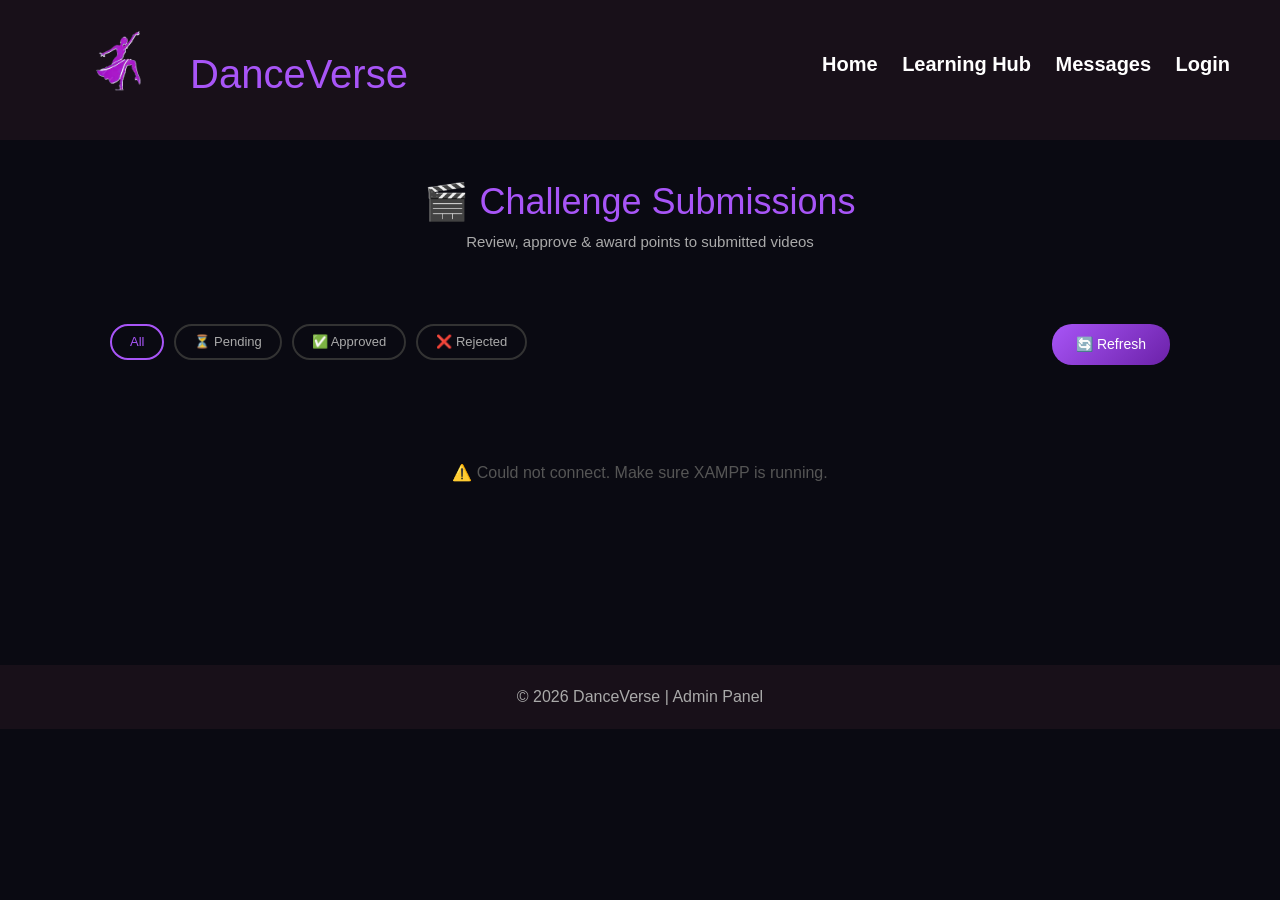
<file: admin_challenges.html>
<!DOCTYPE html>
<html lang="en">
<head>
    <meta charset="UTF-8">
    <title>DanceVerse - Admin: Challenge Submissions</title>
    <meta name="viewport" content="width=device-width, initial-scale=1.0">
    <link rel="stylesheet" href="https://cdn.jsdelivr.net/npm/bootstrap@5.3.8/dist/css/bootstrap.min.css">
    <link href="files/logo.png" rel="icon">
    <link rel="stylesheet" href="style.css">
    <style>
        .admin-wrapper { max-width: 1100px; margin: 40px auto; padding: 0 20px 80px; }
        .admin-title   { color: #a855f7; font-size: 36px; text-align: center; margin-bottom: 8px; }
        .admin-sub     { text-align: center; color: #aaa; margin-bottom: 40px; font-size: 15px; }

        .stats-bar { display: flex; gap: 20px; margin-bottom: 30px; flex-wrap: wrap; }
        .stat-box  { background: #1a1a1a; border-radius: 12px; padding: 18px 28px; flex: 1; min-width: 130px; text-align: center; border: 1px solid #2a2a2a; }
        .stat-box .num { font-size: 30px; font-weight: bold; color: #a855f7; }
        .stat-box .lbl { font-size: 13px; color: #aaa; margin-top: 4px; }

        .sub-card { background: #1a1a1a; border-radius: 14px; padding: 22px 26px; margin-bottom: 16px; border-left: 4px solid #333; }
        .sub-card.pending  { border-left-color: #f59e0b; }
        .sub-card.approved { border-left-color: #22c55e; }
        .sub-card.rejected { border-left-color: #ef4444; opacity: 0.6; }

        .sub-header { display: flex; justify-content: space-between; align-items: flex-start; flex-wrap: wrap; gap: 12px; margin-bottom: 14px; }
        .sub-handle { font-size: 18px; font-weight: bold; color: #c084fc; }
        .sub-file   { color: #aaa; font-size: 13px; margin-top: 3px; }
        .sub-date   { font-size: 12px; color: #555; }

        .badge { padding: 4px 12px; border-radius: 20px; font-size: 12px; font-weight: bold; }
        .badge-pending  { background: rgba(245,158,11,0.2);  color: #f59e0b; border: 1px solid rgba(245,158,11,0.4); }
        .badge-approved { background: rgba(34,197,94,0.15);  color: #22c55e; border: 1px solid rgba(34,197,94,0.4); }
        .badge-rejected { background: rgba(239,68,68,0.15);  color: #ef4444; border: 1px solid rgba(239,68,68,0.4); }

        .sub-actions { display: flex; gap: 10px; align-items: center; flex-wrap: wrap; margin-top: 14px; }

        .action-btn { border: none; padding: 7px 18px; border-radius: 20px; font-size: 13px; cursor: pointer; font-weight: bold; width: auto; transition: 0.3s; }
        .action-btn:hover { box-shadow: none; transform: scale(1.03); }
        .btn-approve { background: #22c55e; color: #000; }
        .btn-reject  { background: #ef4444; color: #fff; }
        .btn-approve:hover { background: #16a34a; }
        .btn-reject:hover  { background: #dc2626; }

        .points-input {
            background: #111;
            border: 1px solid #444;
            color: white;
            border-radius: 8px;
            padding: 6px 10px;
            font-size: 13px;
            width: 80px;
            outline: none;
        }
        .points-input:focus { border-color: #a855f7; }

        .video-link { color: #c084fc; font-size: 13px; text-decoration: none; }
        .video-link:hover { text-decoration: underline; color: #a855f7; }

        .refresh-btn { display: inline-block; background: linear-gradient(135deg, #a855f7, #6b21a8); color: white; border: none; padding: 10px 24px; border-radius: 20px; cursor: pointer; font-size: 14px; width: auto; margin-bottom: 20px; }
        .refresh-btn:hover { background: linear-gradient(135deg, #c084fc, #7e22ce); box-shadow: 0 0 15px rgba(168,85,247,0.4); }

        .filter-tabs { display: flex; gap: 10px; margin-bottom: 24px; flex-wrap: wrap; }
        .filter-tab  { background: none; border: 2px solid #333; color: #aaa; padding: 6px 18px; border-radius: 20px; cursor: pointer; font-size: 13px; width: auto; transition: 0.3s; }
        .filter-tab.active, .filter-tab:hover { border-color: #a855f7; color: #a855f7; background: none; box-shadow: none; }

        .loading { text-align: center; color: #aaa; padding: 60px 0; }
        .empty   { text-align: center; color: #555; padding: 60px 0; }
    </style>
</head>
<body>

    <nav>
        <div style="display:flex;">
            <a href="index.html"><img src="files/logo.png" width="100px" height="100px"></a>
            <a href="index.html"><h1 style="padding-top:30px;">DanceVerse</h1></a>
        </div>
        <div style="padding-top:29px;">
            <a href="index.html">Home</a>
            <a href="learning.html">Learning Hub</a>
            <a href="admin_messages.html">Messages</a>
            <a href="login.html">Login</a>
        </div>
    </nav>

    <div class="admin-wrapper">
        <h1 class="admin-title">🎬 Challenge Submissions</h1>
        <p class="admin-sub">Review, approve & award points to submitted videos</p>

        <div class="stats-bar" id="statsBar"></div>

        <div style="display:flex; justify-content:space-between; align-items:center; flex-wrap:wrap; gap:12px; margin-bottom:16px;">
            <div class="filter-tabs" id="filterTabs">
                <button class="filter-tab active" onclick="setFilter('all',this)">All</button>
                <button class="filter-tab" onclick="setFilter('pending',this)">⏳ Pending</button>
                <button class="filter-tab" onclick="setFilter('approved',this)">✅ Approved</button>
                <button class="filter-tab" onclick="setFilter('rejected',this)">❌ Rejected</button>
            </div>
            <button class="refresh-btn" onclick="loadSubmissions()">🔄 Refresh</button>
        </div>

        <div id="subList"><div class="loading">Loading submissions...</div></div>
    </div>

    <footer>© 2026 DanceVerse | Admin Panel</footer>

    <script>
        let allSubmissions = [];
        let currentFilter  = 'all';

        async function loadSubmissions() {
            document.getElementById('subList').innerHTML = '<div class="loading">Loading...</div>';
            try {
                const res  = await fetch('api/get_submissions.php');
                const data = await res.json();
                if (!data.success) { document.getElementById('subList').innerHTML = '<div class="empty">Failed to load.</div>'; return; }

                allSubmissions = data.submissions;

                const pending  = allSubmissions.filter(s => s.status === 'pending').length;
                const approved = allSubmissions.filter(s => s.status === 'approved').length;
                const rejected = allSubmissions.filter(s => s.status === 'rejected').length;

                document.getElementById('statsBar').innerHTML = `
                    <div class="stat-box"><div class="num">${data.total}</div><div class="lbl">Total</div></div>
                    <div class="stat-box"><div class="num" style="color:#f59e0b">${pending}</div><div class="lbl">Pending</div></div>
                    <div class="stat-box"><div class="num" style="color:#22c55e">${approved}</div><div class="lbl">Approved</div></div>
                    <div class="stat-box"><div class="num" style="color:#ef4444">${rejected}</div><div class="lbl">Rejected</div></div>
                `;

                renderList();
            } catch(e) {
                document.getElementById('subList').innerHTML = '<div class="empty">⚠️ Could not connect. Make sure XAMPP is running.</div>';
            }
        }

        function setFilter(filter, btn) {
            currentFilter = filter;
            document.querySelectorAll('.filter-tab').forEach(b => b.classList.remove('active'));
            btn.classList.add('active');
            renderList();
        }

        function renderList() {
            const filtered = currentFilter === 'all'
                ? allSubmissions
                : allSubmissions.filter(s => s.status === currentFilter);

            if (filtered.length === 0) {
                document.getElementById('subList').innerHTML = '<div class="empty">No submissions found.</div>';
                return;
            }

            document.getElementById('subList').innerHTML = filtered.map(s => `
                <div class="sub-card ${s.status}" id="sub-${s.id}">
                    <div class="sub-header">
                        <div>
                            <div class="sub-handle">${escHtml(s.handle)}</div>
                            <div class="sub-file">
                                📁 ${escHtml(s.original_name)} &nbsp;·&nbsp; ${s.file_size_mb} MB
                                &nbsp;·&nbsp;
                                <a class="video-link" href="uploads/challenges/${encodeURIComponent(s.video_filename)}" target="_blank">▶ Preview Video</a>
                            </div>
                            <div style="font-size:12px;color:#555;margin-top:3px;">
                                Challenge: ${escHtml(s.challenge_title)}
                            </div>
                        </div>
                        <div style="text-align:right;">
                            <span class="badge badge-${s.status}">${s.status.toUpperCase()}</span>
                            <div class="sub-date" style="margin-top:6px;">${formatDate(s.submitted_at)}</div>
                        </div>
                    </div>

                    ${s.status !== 'rejected' ? `
                    <div class="sub-actions">
                        <label style="color:#aaa;font-size:13px;">Points:</label>
                        <input type="number" class="points-input" id="pts-${s.id}"
                               value="${s.points}" min="0" max="1000" placeholder="0">
                        ${s.status !== 'approved' ? `<button class="action-btn btn-approve" onclick="review(${s.id},'approved')">✅ Approve</button>` : `<span style="color:#22c55e;font-size:13px;">✅ Approved</span>`}
                        <button class="action-btn btn-reject"  onclick="review(${s.id},'rejected')">❌ Reject</button>
                    </div>` : `
                    <div style="color:#ef4444;font-size:13px;margin-top:8px;">This submission was rejected.</div>`}
                </div>
            `).join('');
        }

        async function review(id, status) {
            const points = parseInt(document.getElementById('pts-' + id)?.value || 0);
            try {
                const res  = await fetch('api/review_submission.php', {
                    method: 'POST',
                    headers: { 'Content-Type': 'application/json' },
                    body: JSON.stringify({ id, status, points })
                });
                const data = await res.json();
                if (data.success) loadSubmissions();
                else alert(data.message);
            } catch(e) { alert('Failed to update submission.'); }
        }

        function formatDate(str) {
            const d = new Date(str);
            return d.toLocaleDateString('en-GB', { day:'2-digit', month:'short', year:'numeric' })
                + ' ' + d.toLocaleTimeString('en-GB', { hour:'2-digit', minute:'2-digit' });
        }
        function escHtml(str) {
            return String(str).replace(/&/g,'&amp;').replace(/</g,'&lt;').replace(/>/g,'&gt;');
        }

        loadSubmissions();
    </script>
</body>
</html>
</file>
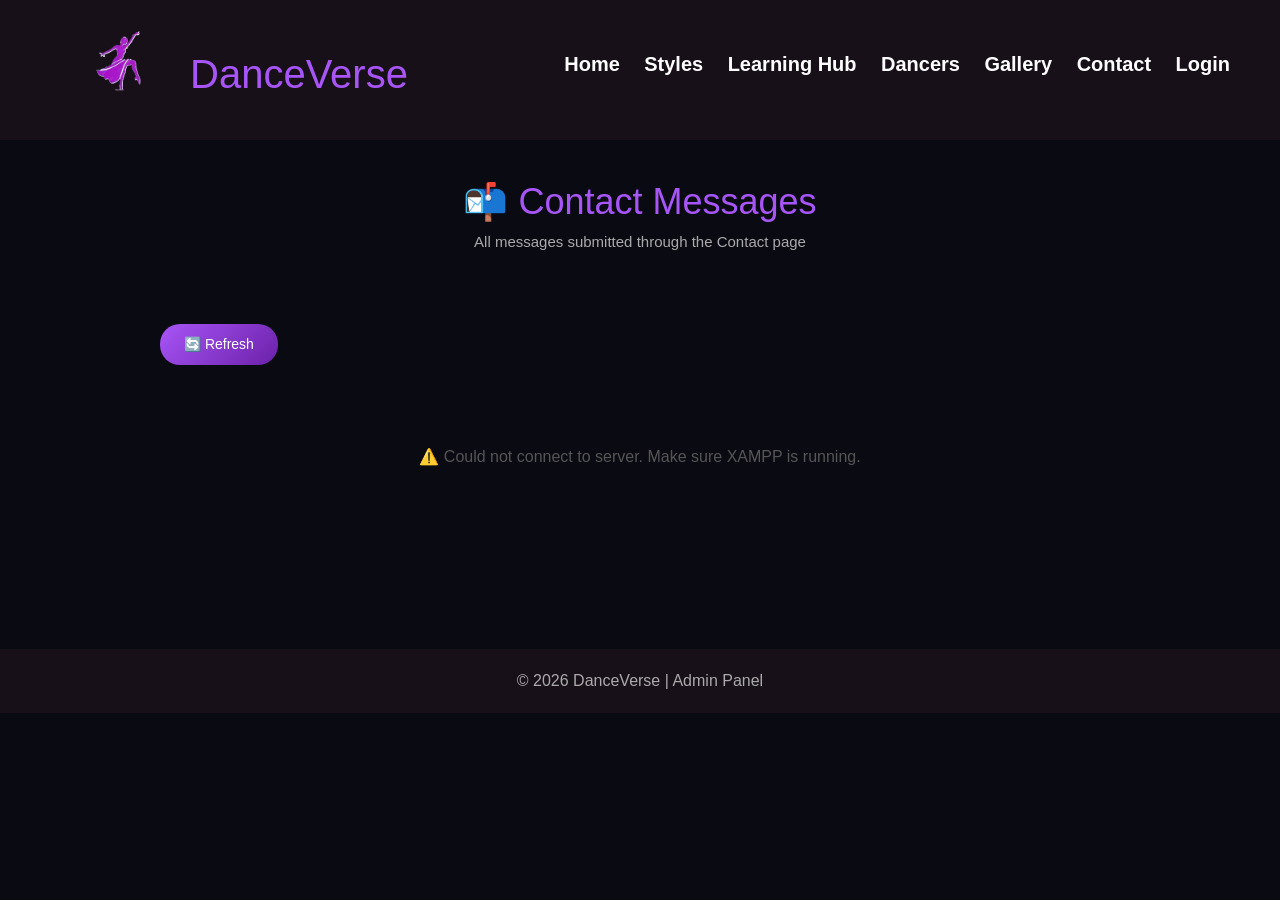
<file: admin_messages.html>
<!DOCTYPE html>
<html lang="en">
<head>
    <meta charset="UTF-8">
    <title>DanceVerse - Admin: Messages</title>
    <meta name="viewport" content="width=device-width, initial-scale=1.0">
    <link rel="stylesheet" href="https://cdn.jsdelivr.net/npm/bootstrap@5.3.8/dist/css/bootstrap.min.css">
    <link href="files/logo.png" rel="icon">
    <link rel="stylesheet" href="style.css">
    <style>
        .admin-wrapper {
            max-width: 1000px;
            margin: 40px auto;
            padding: 0 20px 80px;
        }
        .admin-title {
            color: #a855f7;
            font-size: 36px;
            text-align: center;
            margin-bottom: 8px;
        }
        .admin-sub {
            text-align: center;
            color: #aaa;
            margin-bottom: 40px;
            font-size: 15px;
        }
        .stats-bar {
            display: flex;
            gap: 20px;
            margin-bottom: 30px;
            flex-wrap: wrap;
        }
        .stat-box {
            background: #1a1a1a;
            border-radius: 12px;
            padding: 18px 28px;
            flex: 1;
            min-width: 140px;
            text-align: center;
            border: 1px solid #2a2a2a;
        }
        .stat-box .num {
            font-size: 32px;
            font-weight: bold;
            color: #a855f7;
        }
        .stat-box .lbl {
            font-size: 13px;
            color: #aaa;
            margin-top: 4px;
        }
        .msg-card {
            background: #1a1a1a;
            border-radius: 14px;
            padding: 22px 26px;
            margin-bottom: 16px;
            border-left: 4px solid #a855f7;
            transition: 0.3s;
            position: relative;
        }
        .msg-card.unread {
            border-left-color: #f59e0b;
            background: #1e1a0e;
        }
        .msg-card:hover {
            box-shadow: 0 0 20px rgba(168, 85, 247, 0.2);
        }
        .msg-header {
            display: flex;
            justify-content: space-between;
            align-items: flex-start;
            flex-wrap: wrap;
            gap: 10px;
            margin-bottom: 10px;
        }
        .msg-name {
            font-size: 17px;
            font-weight: bold;
            color: #fff;
        }
        .msg-email {
            color: #c084fc;
            font-size: 14px;
        }
        .msg-date {
            font-size: 12px;
            color: #666;
        }
        .msg-body {
            color: #ccc;
            font-size: 15px;
            line-height: 1.6;
            margin-top: 8px;
        }
        .badge-unread {
            background: #f59e0b;
            color: #000;
            font-size: 11px;
            padding: 3px 10px;
            border-radius: 20px;
            font-weight: bold;
        }
        .badge-read {
            background: #333;
            color: #888;
            font-size: 11px;
            padding: 3px 10px;
            border-radius: 20px;
        }
        .mark-btn {
            background: none;
            border: 1px solid #a855f7;
            color: #a855f7;
            padding: 5px 14px;
            border-radius: 20px;
            font-size: 12px;
            cursor: pointer;
            width: auto;
            transition: 0.3s;
        }
        .mark-btn:hover {
            background: #a855f7;
            color: white;
            box-shadow: none;
        }
        .loading {
            text-align: center;
            color: #aaa;
            padding: 60px 0;
            font-size: 16px;
        }
        .empty {
            text-align: center;
            color: #555;
            padding: 60px 0;
            font-size: 16px;
        }
        .refresh-btn {
            display: inline-block;
            background: linear-gradient(135deg, #a855f7, #6b21a8);
            color: white;
            border: none;
            padding: 10px 24px;
            border-radius: 20px;
            cursor: pointer;
            font-size: 14px;
            width: auto;
            margin-bottom: 20px;
        }
        .refresh-btn:hover {
            background: linear-gradient(135deg, #c084fc, #7e22ce);
            box-shadow: 0 0 15px rgba(168, 85, 247, 0.4);
        }
    </style>
</head>
<body>

    <nav>
        <div style="display:flex;">
            <a href="index.html"><img src="files/logo.png" width="100px" height="100px"></a>
            <a href="index.html"><h1 style="padding-top:30px;">DanceVerse</h1></a>
        </div>
        <div style="padding-top:29px;">
            <a href="index.html">Home</a>
            <a href="styles.html">Styles</a>
            <a href="learning.html">Learning Hub</a>
            <a href="all-users.html">Dancers</a>
            <a href="gallery.html">Gallery</a>
            <a href="contact.html">Contact</a>
            <a href="login.html">Login</a>
        </div>
    </nav>

    <div class="admin-wrapper">
        <h1 class="admin-title">📬 Contact Messages</h1>
        <p class="admin-sub">All messages submitted through the Contact page</p>

        <div class="stats-bar" id="statsBar"></div>

        <button class="refresh-btn" onclick="loadMessages()">🔄 Refresh</button>

        <div id="messageList"><div class="loading">Loading messages...</div></div>
    </div>

    <footer>© 2026 DanceVerse | Admin Panel</footer>

    <script>
        async function loadMessages() {
            const list = document.getElementById('messageList');
            const stats = document.getElementById('statsBar');
            list.innerHTML = '<div class="loading">Loading messages...</div>';

            try {
                const res = await fetch('api/get_messages.php');
                const data = await res.json();

                if (!data.success) {
                    list.innerHTML = '<div class="empty">Failed to load messages.</div>';
                    return;
                }

                const messages = data.messages;
                const unread = messages.filter(m => m.is_read === '0' || m.is_read === 0).length;

                // Stats bar
                stats.innerHTML = `
                    <div class="stat-box"><div class="num">${data.total}</div><div class="lbl">Total Messages</div></div>
                    <div class="stat-box"><div class="num" style="color:#f59e0b">${unread}</div><div class="lbl">Unread</div></div>
                    <div class="stat-box"><div class="num" style="color:#86efac">${data.total - unread}</div><div class="lbl">Read</div></div>
                `;

                if (messages.length === 0) {
                    list.innerHTML = '<div class="empty">📭 No messages yet.</div>';
                    return;
                }

                list.innerHTML = messages.map(m => `
                    <div class="msg-card ${m.is_read == 0 ? 'unread' : ''}" id="card-${m.id}">
                        <div class="msg-header">
                            <div>
                                <div class="msg-name">${escHtml(m.name)}</div>
                                <div class="msg-email">📧 ${escHtml(m.email)}</div>
                            </div>
                            <div style="display:flex; align-items:center; gap:10px; flex-wrap:wrap;">
                                <span class="msg-date">🕐 ${formatDate(m.created_at)}</span>
                                ${m.is_read == 0
                                    ? `<span class="badge-unread">NEW</span>
                                       <button class="mark-btn" onclick="markRead(${m.id})">Mark as Read</button>`
                                    : `<span class="badge-read">Read</span>`
                                }
                            </div>
                        </div>
                        <div class="msg-body">${escHtml(m.message)}</div>
                    </div>
                `).join('');

            } catch (err) {
                list.innerHTML = '<div class="empty">⚠️ Could not connect to server. Make sure XAMPP is running.</div>';
            }
        }

        async function markRead(id) {
            try {
                const res = await fetch('api/mark_read.php', {
                    method: 'POST',
                    headers: { 'Content-Type': 'application/json' },
                    body: JSON.stringify({ id })
                });
                const data = await res.json();
                if (data.success) loadMessages();
            } catch (e) {
                alert('Failed to update message.');
            }
        }

        function escHtml(str) {
            return str.replace(/&/g,'&amp;').replace(/</g,'&lt;').replace(/>/g,'&gt;');
        }

        function formatDate(dateStr) {
            const d = new Date(dateStr);
            return d.toLocaleDateString('en-GB', { day:'2-digit', month:'short', year:'numeric' })
                 + ' ' + d.toLocaleTimeString('en-GB', { hour:'2-digit', minute:'2-digit' });
        }

        // Load on page open
        loadMessages();
    </script>
</body>
</html>
</file>
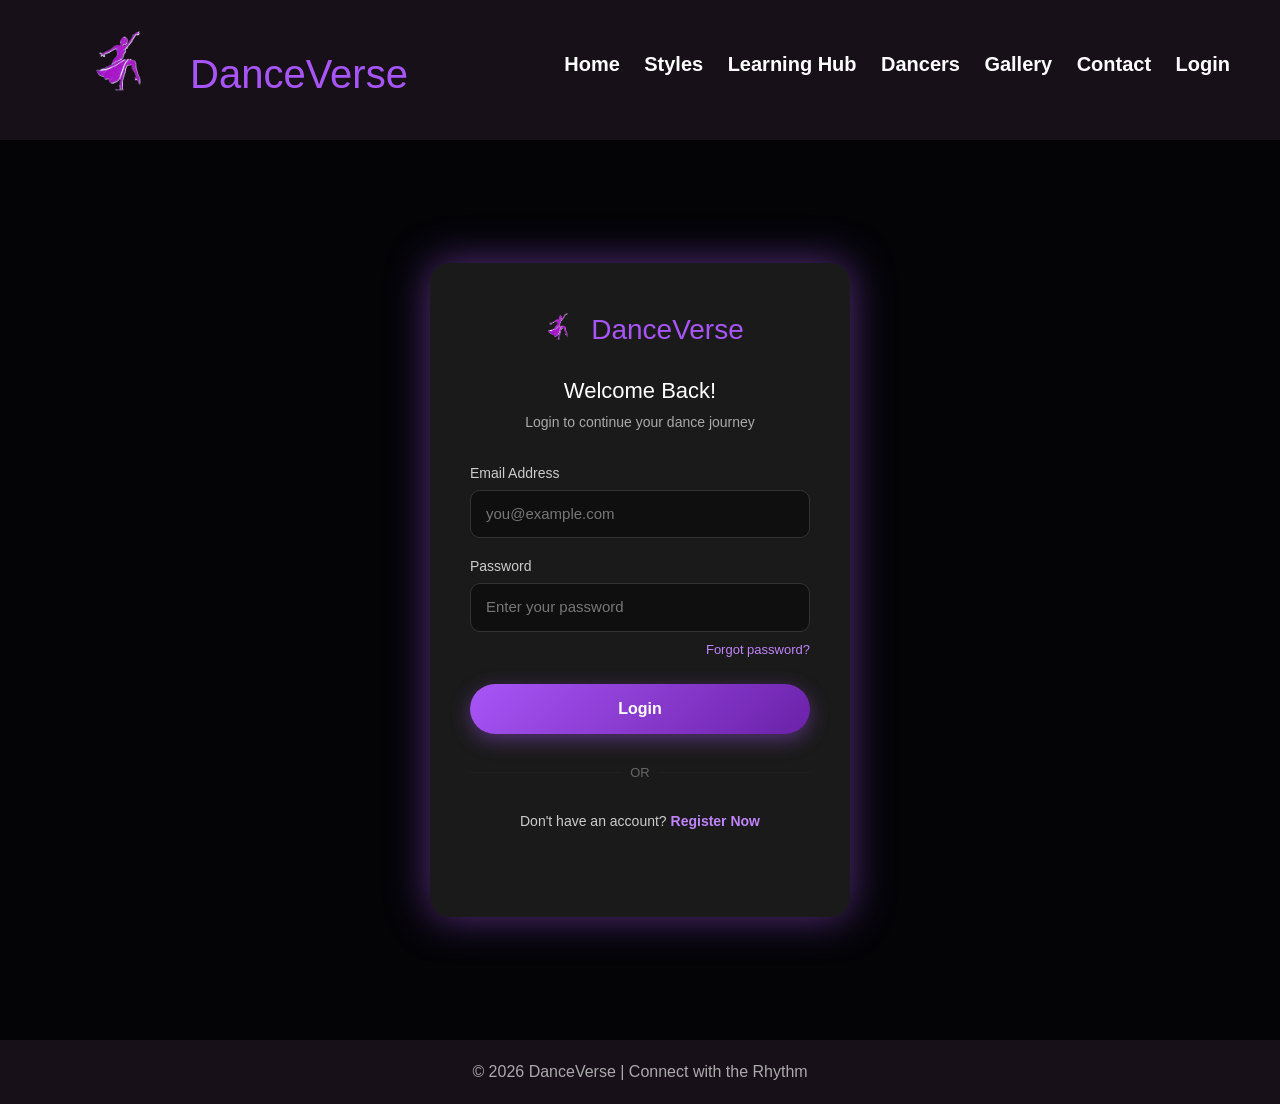
<file: all-users.html>
<!DOCTYPE html>
<html lang="en">

<head>
    <meta charset="UTF-8">
    <title>DanceVerse - Registered Dancers</title>
    <meta name="viewport" content="width=device-width, initial-scale=1.0">

    <!-- Styles -->
    <link rel="stylesheet" href="https://cdn.jsdelivr.net/npm/bootstrap@5.3.8/dist/css/bootstrap.min.css">
    <link href="files/logo.png" rel="icon">
    <link rel="stylesheet" href="style.css">
    <script src="auth.js"></script>
    <script>Auth.requireAuth();</script>
</head>

<body class="users-page">

    <nav>
        <div style="display: flex;">
            <a href="index.html">
                <img src="files/logo.png" width="100px" height="100px">
            </a>
            <a href="index.html">
                <h1 style="padding-top: 30px;">DanceVerse</h1>
            </a>
        </div>

        <div style="padding-top: 29px;">
            <a href="index.html">Home</a>
            <a href="styles.html">Styles</a>
            <a href="learning.html">Learning Hub</a>
            <a href="all-users.html">Dancers</a>
            <a href="gallery.html">Gallery</a>
            <a href="contact.html">Contact</a>
            <a href="login.html">Login</a>
        </div>
    </nav>

    <header class="users-header">
        <h1>Dancers</h1>
        <p>Connect with dancers from across the world</p>
    </header>

    <div class="search-wrapper">
        <input type="text" id="userSearch" class="search-input" placeholder="Search by name, handle or dance style...">
    </div>

    <main class="users-grid-container">
        <div class="users-grid" id="usersGrid">
            <!-- Mock User 1 -->
            <div class="trending-card user-card" data-search="alex alex_moves hip hop freestyle">
                <img src="https://th.bing.com/th?q=Hip+Hop+Dance+Shadow+Pose&w=120&h=120&c=1&rs=1&qlt=70&o=7&cb=1&dpr=1.3&pid=InlineBlock&rm=3&mkt=en-WW&cc=LK&setlang=en&adlt=moderate&t=1&mw=247"
                    alt="Dancer">
                <div class="card-content">
                    <h3>@alex_moves</h3>
                    <p>Hip Hop • Freestyle</p>
                    <div class="stats">
                        <span>❤️ 2.3K</span>
                        <span>🔥 Trending</span>
                    </div>
                    <a href="#" class="follow-btn">Follow</a>
                </div>
            </div>

            <!-- Mock User 2 -->
            <div class="trending-card user-card" data-search="luna luna_groove salsa latin">
                <img src="https://th.bing.com/th/id/OIP.S4e53twAFjOO5ut0KkXUsgHaHa?w=220&h=220&c=7&r=0&o=7&dpr=1.3&pid=1.7&rm=3"
                    alt="Dancer">
                <div class="card-content">
                    <h3>@luna_groove</h3>
                    <p>Salsa • Latin Dance</p>
                    <div class="stats">
                        <span>❤️ 1.8K</span>
                        <span>✨ Rising Star</span>
                    </div>
                    <a href="#" class="follow-btn">Follow</a>
                </div>
            </div>

            <!-- Mock User 3 -->
            <div class="trending-card user-card" data-search="maya maya_moves bharatanatyam classical">
                <img src="https://www.bing.com/th/id/OIP.aJKtExA-qgsXPLu5vEgRTgHaFu?w=231&h=211&c=8&rs=1&qlt=90&o=6&dpr=1.3&pid=3.1&rm=2"
                    alt="Dancer">
                <div class="card-content">
                    <h3>@maya_moves</h3>
                    <p>Bharatanatyam • Classical</p>
                    <div class="stats">
                        <span>❤️ 2.6K</span>
                        <span>🔥 Trending</span>
                    </div>
                    <a href="#" class="follow-btn">Follow</a>
                </div>
            </div>

            <!-- Mock User 4 -->
            <div class="trending-card user-card" data-search="leo leo_spin ballet contemporary">
                <img src="https://images.unsplash.com/photo-1508700115892-45ecd05ae2ad?auto=format&fit=crop&q=80"
                    alt="Dancer">
                <div class="card-content">
                    <h3>@leo_spin</h3>
                    <p>Ballet • Contemporary</p>
                    <div class="stats">
                        <span>❤️ 1.2K</span>
                        <span>🌟 Pro</span>
                    </div>
                    <a href="#" class="follow-btn">Follow</a>
                </div>
            </div>

            <!-- Mock User 5 -->
            <div class="trending-card user-card" data-search="zara zara_vibe waacking street">
                <img src="https://images.unsplash.com/photo-1547153760-18fc86324498?auto=format&fit=crop&q=80"
                    alt="Dancer">
                <div class="card-content">
                    <h3>@zara_vibe</h3>
                    <p>Waacking • Street Dance</p>
                    <div class="stats">
                        <span>❤️ 950</span>
                        <span>⚡ Energetic</span>
                    </div>
                    <a href="#" class="follow-btn">Follow</a>
                </div>
            </div>

            <!-- Mock User 6 -->
            <div class="trending-card user-card" data-search="kavish kavish_steps kandyan traditional">
                <img src="https://siba.edu.lk/adminImages/blogImage/652e0a8face66-traditionalDance.jpg" alt="Dancer">
                <div class="card-content">
                    <h3>@kavish_steps</h3>
                    <p>Kandyan • Traditional</p>
                    <div class="stats">
                        <span>❤️ 3.1K</span>
                        <span>🏆 Master</span>
                    </div>
                    <a href="#" class="follow-btn">Follow</a>
                </div>
            </div>
        </div>
    </main>

    <!-- Footer -->
    <footer>
        © 2026 DanceVerse | Connect with the Rhythm
    </footer>

    <script>
        document.getElementById('userSearch').addEventListener('input', function (e) {
            const term = e.target.value.toLowerCase();
            const cards = document.querySelectorAll('.user-card');

            cards.forEach(card => {
                const searchData = card.getAttribute('data-search').toLowerCase();
                if (searchData.includes(term)) {
                    card.style.display = 'block';
                } else {
                    card.style.display = 'none';
                }
            });
        });
    </script>
</body>

</html>
</file>
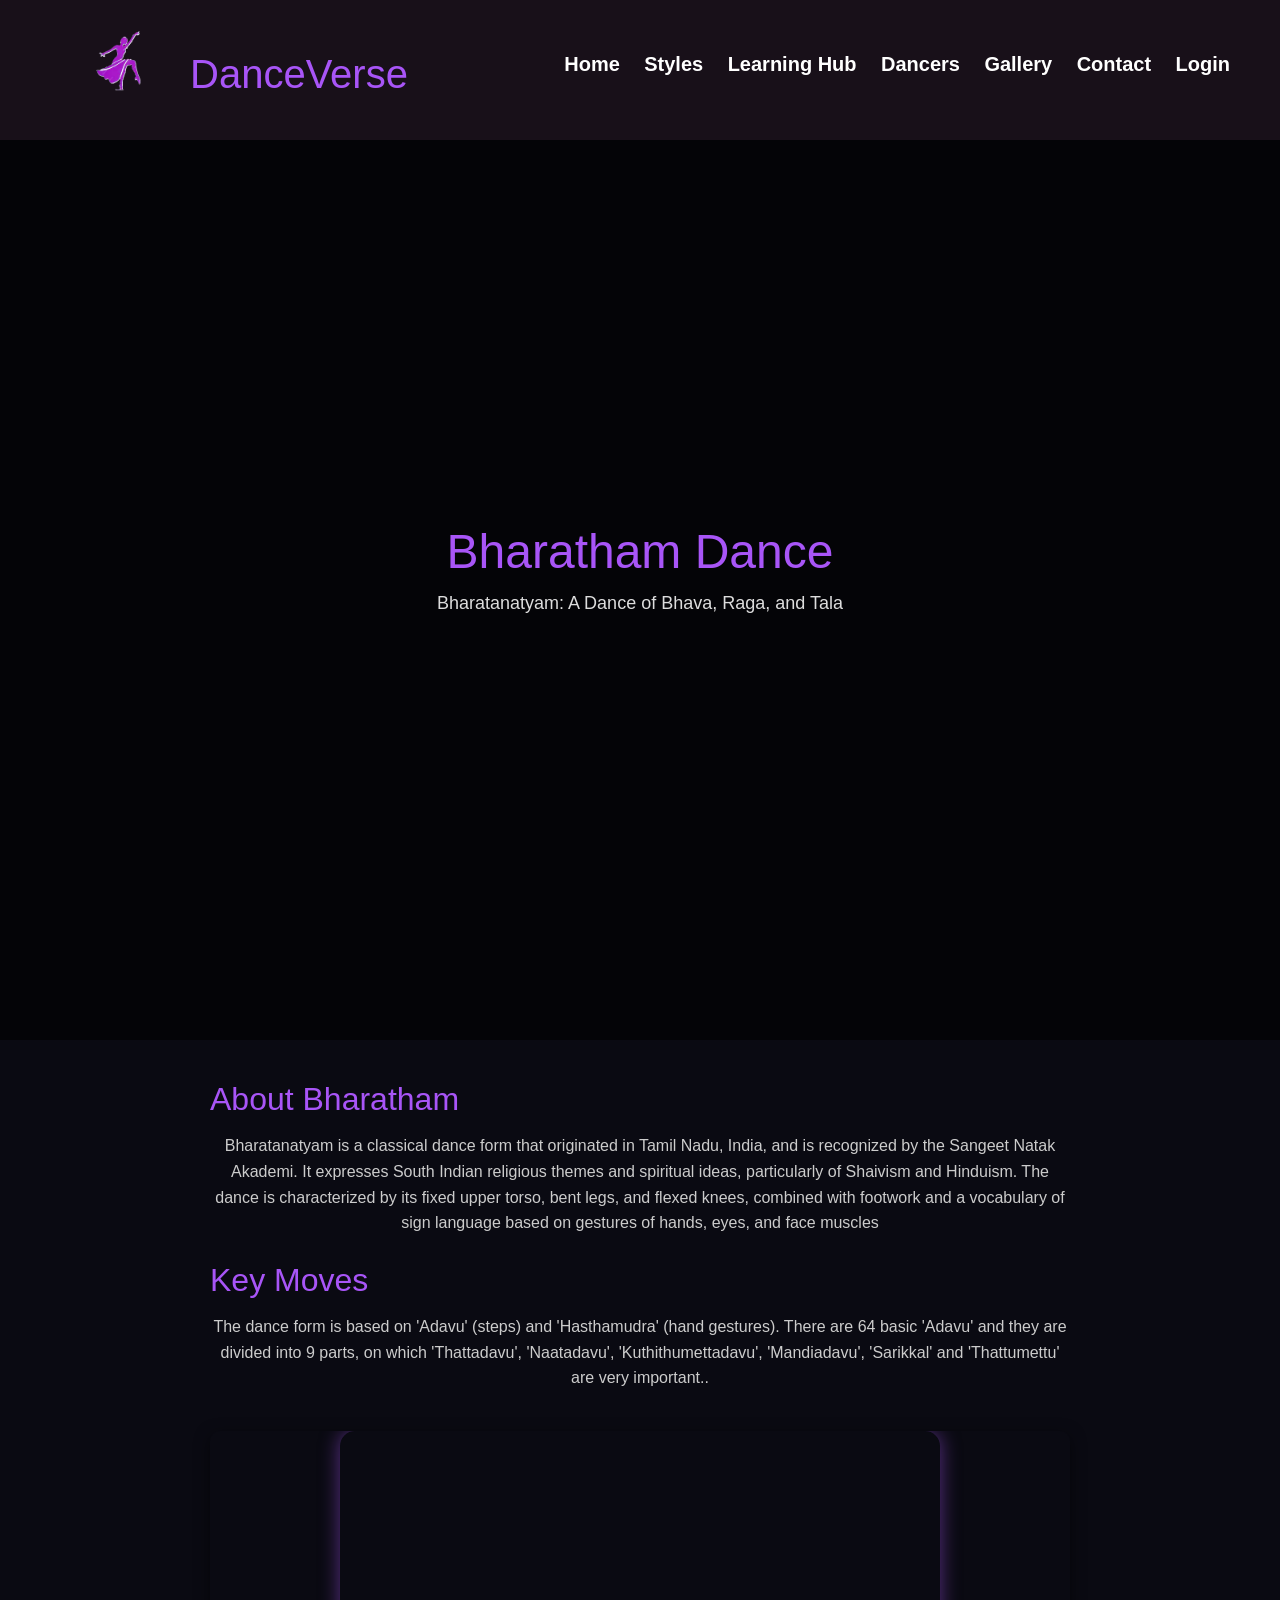
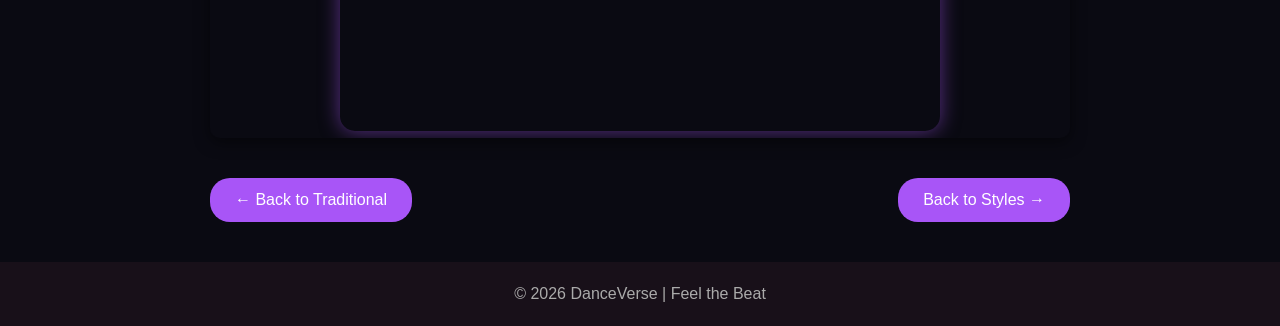
<file: bharatham.html>
<!DOCTYPE html>
<html lang="en">


<head>
    <meta charset="UTF-8">
    <title>Bharatham Dance</title>
    <link href="https://fonts.googleapis.com/css2?family=Poppins:wght@300;500;700&display=swap" rel="stylesheet">
    <link rel="stylesheet" href="https://cdn.jsdelivr.net/npm/bootstrap@5.3.8/dist/css/bootstrap.min.css">
    <link href="files/logo.png" rel="icon">
    <link href="style.css" rel="stylesheet">

</head>

<body class="dance-style-page bharatham-page">

    <nav>
        <div style="display: flex;">
            <a href="index.html">
                <img src="files/logo.png" width="100px" height="100px">
            </a>
            <a href="index.html">
                <h1 style="padding-top: 30px;">DanceVerse</h1>
            </a>
        </div>

        <div style="padding-top: 29px;">
            <a href="index.html">Home</a>
            <a href="styles.html">Styles</a>
            <a href="learning.html">Learning Hub</a>
            <a href="all-users.html">Dancers</a>
            <a href="gallery.html">Gallery</a>
            <a href="contact.html">Contact</a>
            <a href="login.html">Login</a>
        </div>
    </nav>

    <!-- Hero Section -->
    <div class="hero">
        <div class="hero-content">
            <h1>Bharatham Dance</h1>
            <p>Bharatanatyam: A Dance of Bhava, Raga, and Tala</p>
        </div>
    </div>

    <!-- Content -->
    <div class="content">
        <h2>About Bharatham</h2>
        <p>Bharatanatyam is a classical dance form that originated in Tamil Nadu, India, and is recognized by the
            Sangeet Natak Akademi. It expresses South Indian religious themes and spiritual ideas, particularly of
            Shaivism and Hinduism. The dance is characterized by its fixed upper torso, bent legs, and flexed knees,
            combined with footwork and a vocabulary of sign language based on gestures of hands, eyes, and face muscles
        </p>

        <h2>Key Moves</h2>
        <p>The dance form is based on 'Adavu' (steps) and 'Hasthamudra' (hand gestures). There are 64 basic 'Adavu' and
            they are divided into 9 parts, on which 'Thattadavu', 'Naatadavu', 'Kuthithumettadavu', 'Mandiadavu',
            'Sarikkal' and 'Thattumettu' are very important..</p>

        <!-- Video Preview -->
        <div class="video-container">
            <video autoplay muted loop playsinline>
                <source src="files/bharatham/baratham.mp4" type="video/mp4">
                Your browser does not support the video tag.
            </video>
        </div>

        <!-- Navigation Buttons -->
        <div class="nav-buttons">
            <a href="traditional.html">← Back to Traditional</a>
            <a href="styles.html">Back to Styles →</a>
        </div>
    </div>



    <!-- Footer -->
    <footer>
        © 2026 DanceVerse | Feel the Beat
    </footer>

</body>

</html>
</file>
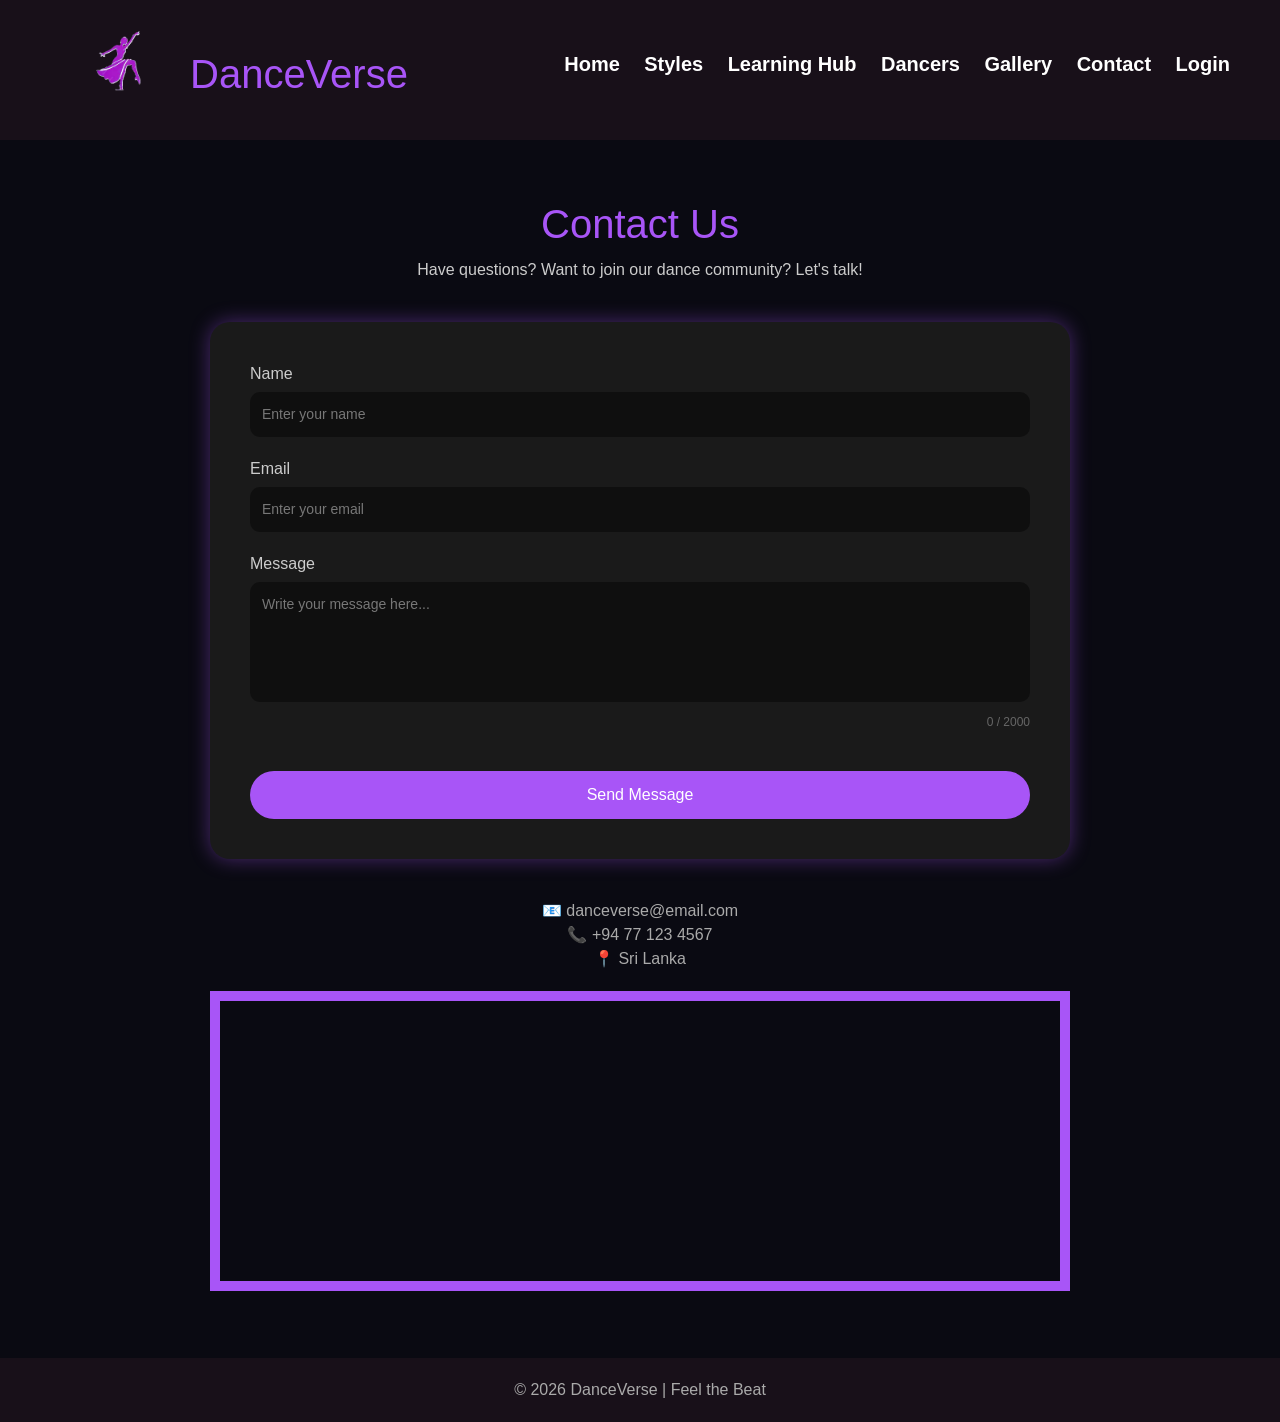
<file: contact.html>
<!DOCTYPE html>
<html lang="en">

<head>
    <meta charset="UTF-8">
    <title>Contact Us</title>
    <link rel="stylesheet" href="https://cdn.jsdelivr.net/npm/bootstrap@5.3.8/dist/css/bootstrap.min.css">
    <link href="files/logo.png" rel="icon">
    <link rel="stylesheet" href="style.css">
    <script src="auth.js"></script>
    <style>
        .alert-msg {
            padding: 12px 16px;
            border-radius: 10px;
            font-size: 14px;
            margin-bottom: 20px;
            display: none;
            text-align: left;
        }
        .alert-error {
            background: rgba(239, 68, 68, 0.15);
            border: 1px solid rgba(239, 68, 68, 0.4);
            color: #f87171;
        }
        .alert-success {
            background: rgba(34, 197, 94, 0.15);
            border: 1px solid rgba(34, 197, 94, 0.4);
            color: #86efac;
        }
        .send-btn:disabled {
            opacity: 0.6;
            cursor: not-allowed;
        }
        .char-count {
            font-size: 12px;
            color: #666;
            text-align: right;
            margin-top: 4px;
        }
    </style>
</head>

<body>

    <!-- Navigation -->
    <nav>
        <div style="display: flex;">
            <a href="index.html">
                <img src="files/logo.png" width="100px" height="100px">
            </a>
            <a href="index.html">
                <h1 style="padding-top: 30px;">DanceVerse</h1>
            </a>
        </div>

        <div style="padding-top: 29px;">
            <a href="index.html">Home</a>
            <a href="styles.html">Styles</a>
            <a href="learning.html">Learning Hub</a>
            <a href="all-users.html">Dancers</a>
            <a href="gallery.html">Gallery</a>
            <a href="contact.html">Contact</a>
            <a href="login.html">Login</a>
        </div>
    </nav>

    <div class="contact-container">
        <h1>Contact Us</h1>
        <p>Have questions? Want to join our dance community? Let's talk!</p>

        <div class="contact-form">

            <div class="alert-msg alert-error"   id="errorMsg"></div>
            <div class="alert-msg alert-success"  id="successMsg"></div>

            <div class="form-group">
                <label>Name</label>
                <input type="text" placeholder="Enter your name" id="name" maxlength="100">
            </div>

            <div class="form-group">
                <label>Email</label>
                <input type="email" placeholder="Enter your email" id="email">
            </div>

            <div class="form-group">
                <label>Message</label>
                <textarea placeholder="Write your message here..." id="msg" maxlength="2000"
                    oninput="updateCharCount()"></textarea>
                <p class="char-count" id="charCount">0 / 2000</p>
            </div>

            <button class="send-btn" id="sendBtn" onclick="handleContact()">Send Message</button>
        </div>

        <div class="info">
            📧 danceverse@email.com <br>
            📞 +94 77 123 4567 <br>
            📍 Sri Lanka
        </div>

        <iframe src="https://www.google.com/maps/embed?pb=!1m18!1m12!1m3!1d4047293.6388489604!2d78.06442855324926!3d7.849437947757501!2m3!1f0!2f0!3f0!3m2!1i1024!2i768!4f13.1!3m3!1m2!1s0x3ae2593cf65a1e9d%3A0xe13da4b400e2d38c!2sSri%20Lanka!5e0!3m2!1sen!2slk!4v1773225381232!5m2!1sen!2slk"
            width="100%" height="300" style="border: 10px solid #a855f7; margin-top: 20px;" allowfullscreen>
        </iframe>
    </div>

    <!-- Footer -->
    <footer>
        © 2026 DanceVerse | Feel the Beat
    </footer>

    <script>
        function updateCharCount() {
            const msg = document.getElementById('msg').value.length;
            document.getElementById('charCount').textContent = msg + ' / 2000';
        }

        async function handleContact() {
            const name    = document.getElementById('name').value.trim();
            const email   = document.getElementById('email').value.trim();
            const message = document.getElementById('msg').value.trim();

            const errorMsg  = document.getElementById('errorMsg');
            const successMsg = document.getElementById('successMsg');
            const btn = document.getElementById('sendBtn');

            errorMsg.style.display  = 'none';
            successMsg.style.display = 'none';

            // Client-side validation
            if (!name || !email || !message) {
                errorMsg.textContent = 'Please fill in all fields.';
                errorMsg.style.display = 'block';
                return;
            }

            if (message.length < 10) {
                errorMsg.textContent = 'Message is too short (minimum 10 characters).';
                errorMsg.style.display = 'block';
                return;
            }

            btn.disabled = true;
            btn.textContent = 'Sending...';

            try {
                const response = await fetch('api/contact.php', {
                    method: 'POST',
                    headers: { 'Content-Type': 'application/json' },
                    body: JSON.stringify({ name, email, message })
                });

                const result = await response.json();

                if (result.success) {
                    successMsg.textContent = '💜 ' + result.message;
                    successMsg.style.display = 'block';

                    // Clear form
                    document.getElementById('name').value = '';
                    document.getElementById('email').value = '';
                    document.getElementById('msg').value = '';
                    document.getElementById('charCount').textContent = '0 / 2000';

                    btn.textContent = 'Message Sent!';
                    setTimeout(() => {
                        btn.disabled = false;
                        btn.textContent = 'Send Message';
                    }, 4000);
                } else {
                    errorMsg.textContent = result.message;
                    errorMsg.style.display = 'block';
                    btn.disabled = false;
                    btn.textContent = 'Send Message';
                }

            } catch (err) {
                errorMsg.textContent = 'Could not connect to server. Make sure XAMPP is running.';
                errorMsg.style.display = 'block';
                btn.disabled = false;
                btn.textContent = 'Send Message';
            }
        }
    </script>

</body>
</html>
</file>
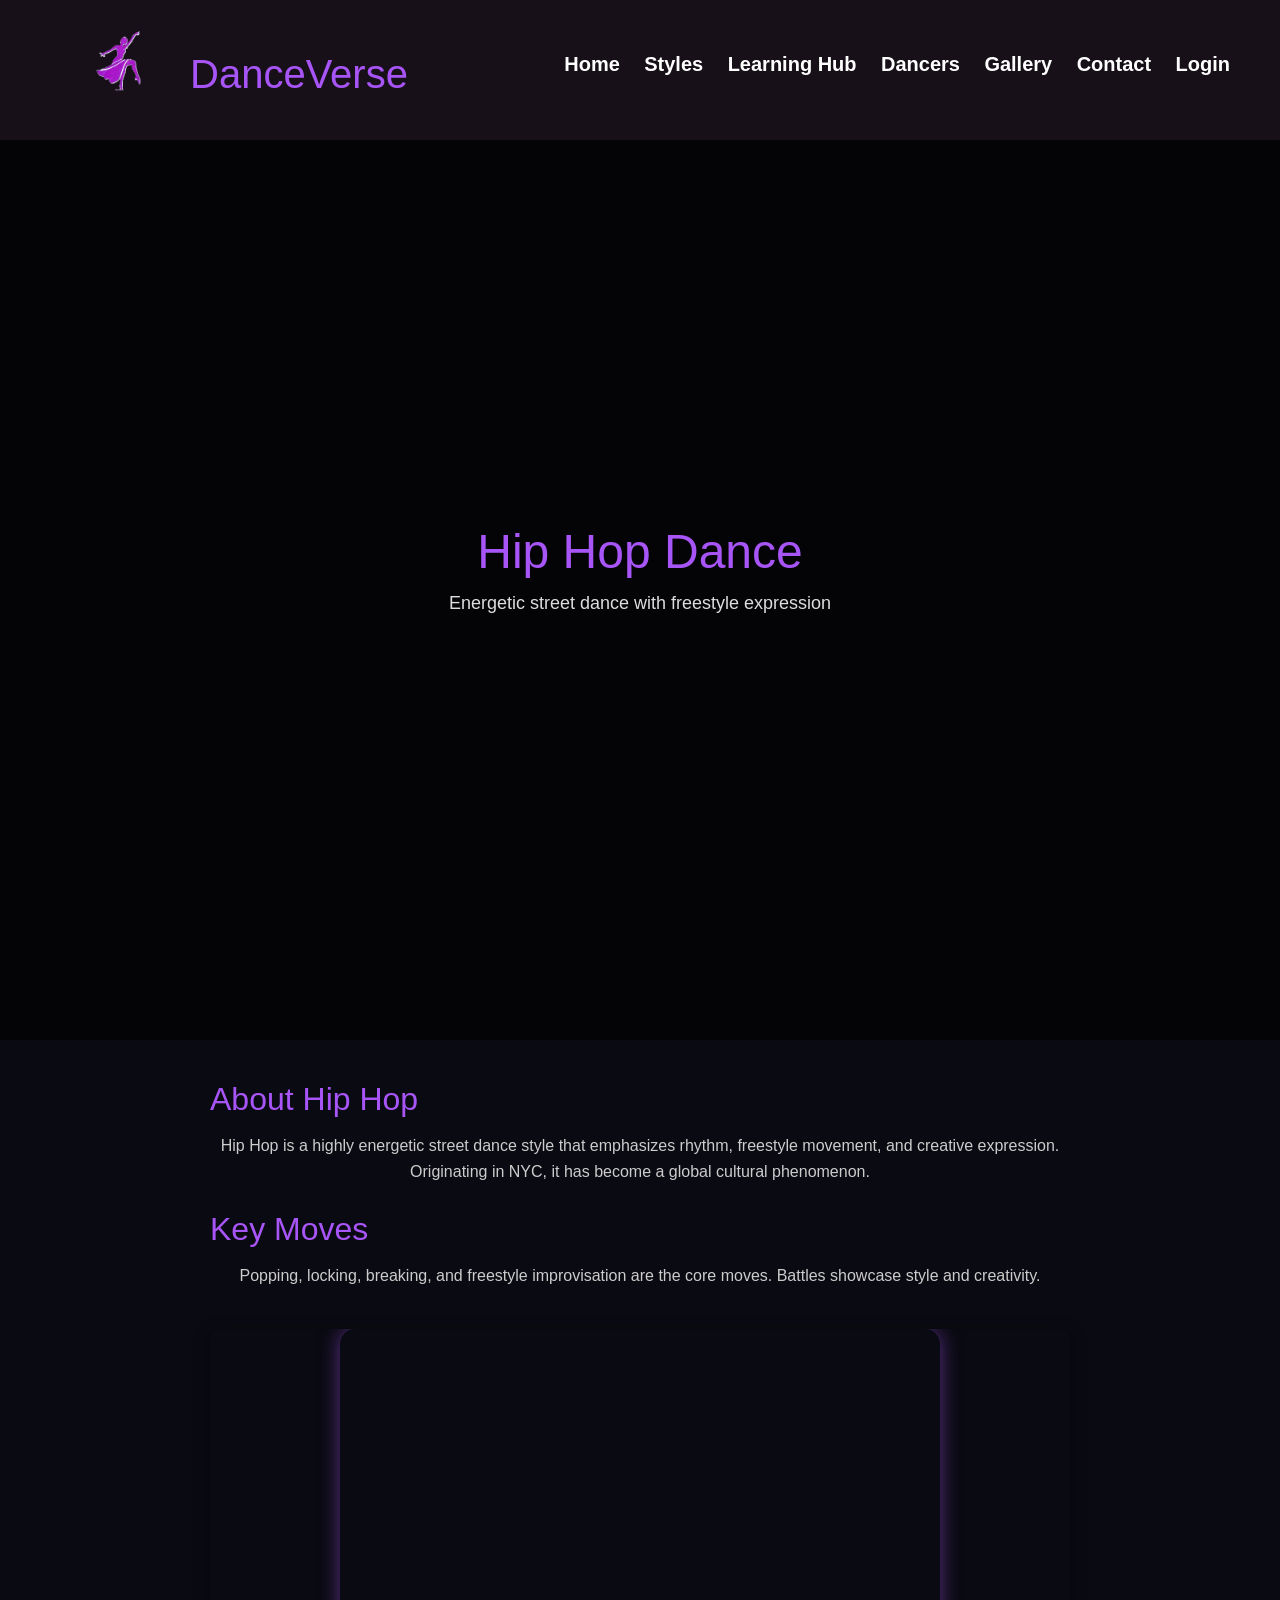
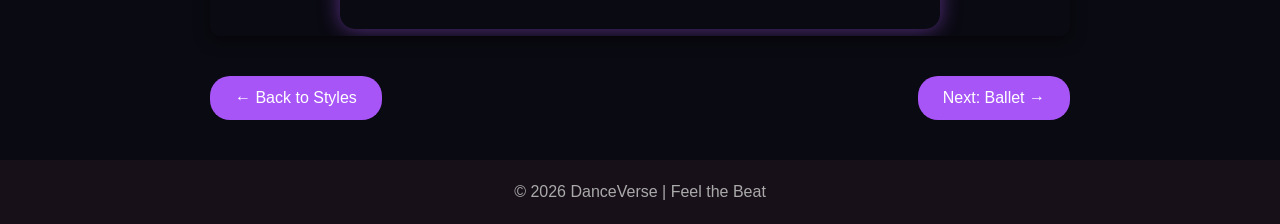
<file: hiphop.html>
<!DOCTYPE html>
<html lang="en">

<head>
    <meta charset="UTF-8">
    <title>Hip Hop Dance</title>
    <link href="https://fonts.googleapis.com/css2?family=Poppins:wght@300;500;700&display=swap" rel="stylesheet">
    <link rel="stylesheet" href="https://cdn.jsdelivr.net/npm/bootstrap@5.3.8/dist/css/bootstrap.min.css">
    <link href="files/logo.png" rel="icon">
    <link href="style.css" rel="stylesheet">

</head>

<body class="dance-style-page hiphop-page">
    
    <nav>
        <div style="display: flex;">
            <a href="index.html">
                <img src="files/logo.png" width="100px" height="100px">
            </a>
            <a href="index.html">
                <h1 style="padding-top: 30px;">DanceVerse</h1>
            </a>
        </div>

        <div style="padding-top: 29px;">
            <a href="index.html">Home</a>
            <a href="styles.html">Styles</a>
            <a href="learning.html">Learning Hub</a>
            <a href="all-users.html">Dancers</a>
            <a href="gallery.html">Gallery</a>
            <a href="contact.html">Contact</a>
            <a href="login.html">Login</a>
        </div>
    </nav>

    <!-- Hero Section -->
    <div class="hero">
        <div class="hero-content">
            <h1>Hip Hop Dance</h1>
            <p>Energetic street dance with freestyle expression</p>
        </div>
    </div>

    <!-- Content -->
    <div class="content">
        <h2>About Hip Hop</h2>
        <p>Hip Hop is a highly energetic street dance style that emphasizes rhythm, freestyle movement, and creative
            expression. Originating in NYC, it has become a global cultural phenomenon.</p>

        <h2>Key Moves</h2>
        <p>Popping, locking, breaking, and freestyle improvisation are the core moves. Battles showcase style and
            creativity.</p>

        <!-- Video Preview -->
        <div class="video-container">
            <video autoplay muted loop playsinline>
                <source src="files/hiphop/hiphopVideo.mp4" type="video/mp4">
                Your browser does not support the video tag.
            </video>
        </div>

        <!-- Navigation Buttons -->
        <div class="nav-buttons">
            <a href="styles.html">← Back to Styles</a>
            <a href="ballet.html">Next: Ballet →</a>
        </div>
    </div>

    <!-- Footer -->
    <footer>
        © 2026 DanceVerse | Feel the Beat
    </footer>

</body>

</html>
</file>
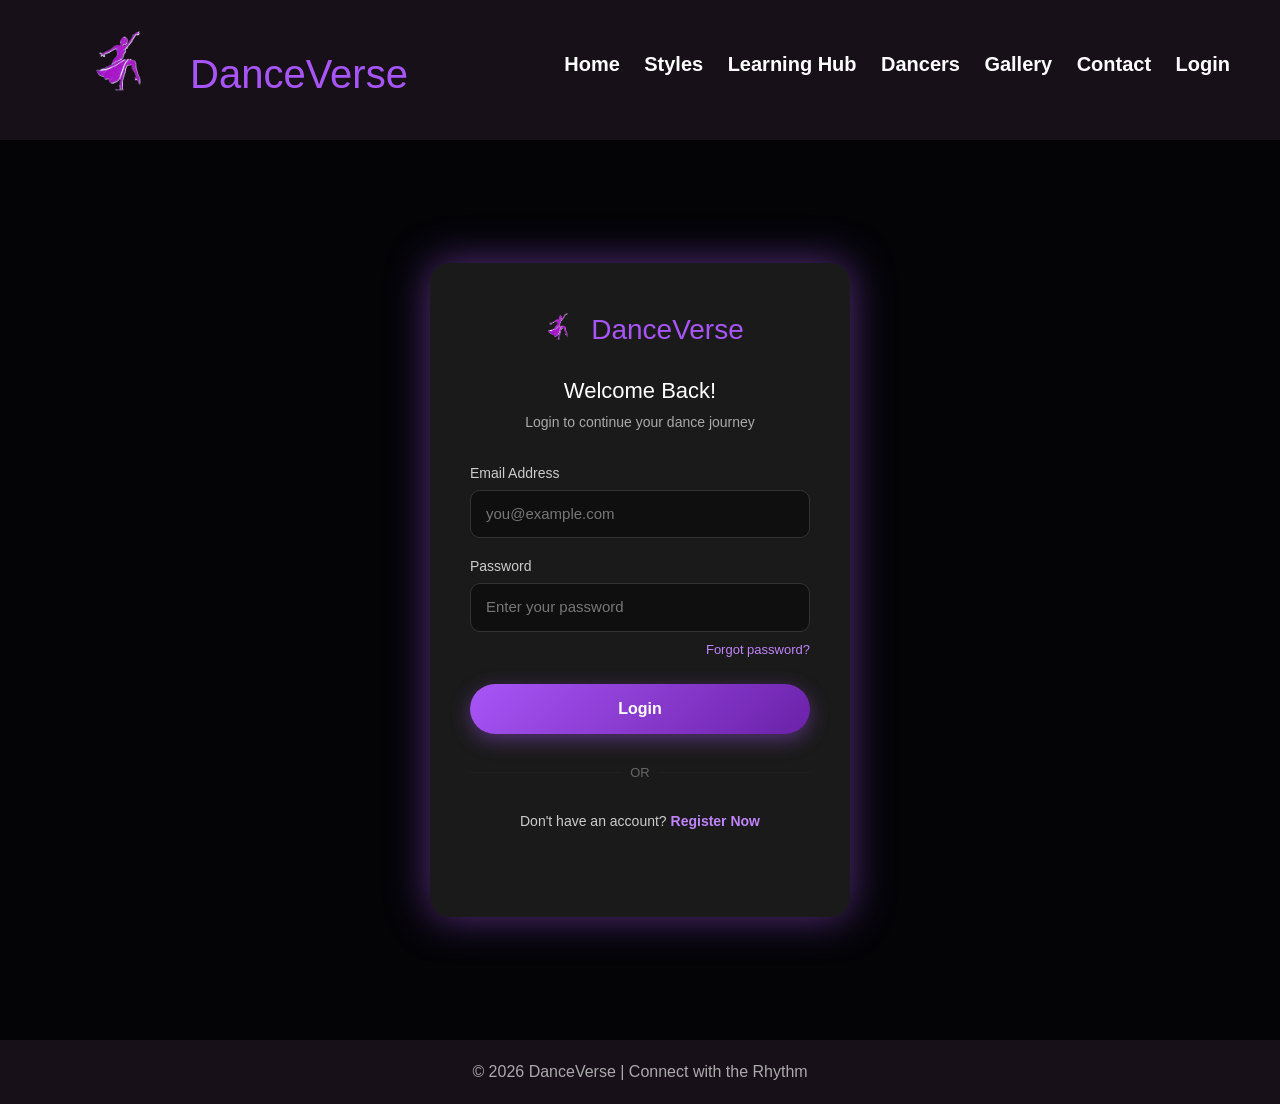
<file: learning.html>
<!DOCTYPE html>
<html lang="en">

<head>
    <meta charset="UTF-8">
    <title>Dance Styles</title>
    <link rel="stylesheet" href="https://cdn.jsdelivr.net/npm/bootstrap@5.3.8/dist/css/bootstrap.min.css">
    <link href="files/logo.png" rel="icon">
    <link rel="stylesheet" href="style.css">
    <script src="auth.js"></script>
    <script>Auth.requireAuth();</script>

    <style>
        /* ── Modal overlay ── */
        .modal-overlay {
            position: fixed;
            inset: 0;
            background: rgba(0,0,0,0.85);
            display: none;
            align-items: center;
            justify-content: center;
            z-index: 999;
            padding: 20px;
        }
        .modal-overlay.open { display: flex; }

        .modal-box {
            background: #1a1a1a;
            border-radius: 20px;
            padding: 40px;
            width: 100%;
            max-width: 500px;
            box-shadow: 0 0 40px rgba(168, 85, 247, 0.5);
            position: relative;
        }

        .modal-box h3 {
            color: #a855f7;
            font-size: 22px;
            margin-bottom: 6px;
            text-align: center;
        }

        .modal-box .modal-sub {
            color: #aaa;
            font-size: 13px;
            text-align: center;
            margin-bottom: 28px;
        }

        .modal-close {
            position: absolute;
            top: 16px;
            right: 20px;
            font-size: 26px;
            cursor: pointer;
            color: #aaa;
            background: none;
            border: none;
            width: auto;
            padding: 0;
        }
        .modal-close:hover { color: #fff; box-shadow: none; background: none; }

        /* ── Drop zone ── */
        .drop-zone {
            border: 2px dashed #a855f7;
            border-radius: 14px;
            padding: 40px 20px;
            text-align: center;
            cursor: pointer;
            transition: 0.3s;
            background: #111;
            margin-bottom: 20px;
        }
        .drop-zone:hover, .drop-zone.dragover {
            background: #1f1133;
            border-color: #c084fc;
        }
        .drop-zone .dz-icon { font-size: 48px; margin-bottom: 10px; }
        .drop-zone .dz-text { color: #aaa; font-size: 14px; }
        .drop-zone .dz-text span { color: #c084fc; font-weight: bold; cursor: pointer; }
        .drop-zone input[type="file"] { display: none; }

        /* file preview */
        .file-preview {
            display: none;
            align-items: center;
            gap: 14px;
            background: #111;
            border-radius: 12px;
            padding: 14px 18px;
            margin-bottom: 18px;
            border: 1px solid #333;
        }
        .file-preview.show { display: flex; }
        .file-preview .fp-icon { font-size: 30px; }
        .file-preview .fp-info { flex: 1; min-width: 0; }
        .file-preview .fp-name { color: #fff; font-size: 14px; font-weight: bold; white-space: nowrap; overflow: hidden; text-overflow: ellipsis; }
        .file-preview .fp-size { color: #aaa; font-size: 12px; margin-top: 2px; }
        .file-preview .fp-remove { cursor: pointer; color: #f87171; font-size: 18px; background: none; border: none; width: auto; padding: 0; }
        .file-preview .fp-remove:hover { color: #ef4444; box-shadow: none; background: none; }

        /* Progress bar */
        .progress-wrap {
            display: none;
            margin-bottom: 16px;
        }
        .progress-wrap.show { display: block; }
        .progress-bar-track {
            background: #333;
            border-radius: 20px;
            height: 10px;
            overflow: hidden;
        }
        .progress-bar-fill {
            height: 100%;
            background: linear-gradient(90deg, #a855f7, #c084fc);
            border-radius: 20px;
            width: 0%;
            transition: width 0.3s;
        }
        .progress-label { color: #aaa; font-size: 12px; margin-top: 6px; text-align: center; }

        /* Alert messages in modal */
        .modal-alert {
            padding: 10px 14px;
            border-radius: 10px;
            font-size: 14px;
            margin-bottom: 16px;
            display: none;
            text-align: left;
        }
        .modal-alert.error   { background: rgba(239,68,68,0.15); border: 1px solid rgba(239,68,68,0.4); color: #f87171; }
        .modal-alert.success { background: rgba(34,197,94,0.15);  border: 1px solid rgba(34,197,94,0.4);  color: #86efac; }

        .btn-submit-video {
            width: 100%;
            padding: 13px;
            border-radius: 30px;
            border: none;
            background: linear-gradient(135deg, #a855f7, #6b21a8);
            color: white;
            font-size: 16px;
            font-weight: bold;
            cursor: pointer;
            transition: 0.3s;
            box-shadow: 0 6px 20px rgba(168, 85, 247, 0.4);
        }
        .btn-submit-video:hover {
            background: linear-gradient(135deg, #c084fc, #7e22ce);
            box-shadow: 0 10px 30px rgba(168, 85, 247, 0.6);
        }
        .btn-submit-video:disabled { opacity: 0.6; cursor: not-allowed; }

        /* ── Leaderboard enhancements ── */
        .learning-page table { width: 100%; border-collapse: collapse; }
        .leaderboard-rank-1 td { color: #fbbf24; font-weight: bold; }
        .leaderboard-rank-2 td { color: #d1d5db; }
        .leaderboard-rank-3 td { color: #cd7c2f; }

        .challenge-meta {
            display: flex;
            gap: 20px;
            margin-bottom: 20px;
            flex-wrap: wrap;
        }
        .challenge-meta .cm-badge {
            background: #1f1133;
            border: 1px solid #a855f7;
            padding: 6px 16px;
            border-radius: 20px;
            font-size: 13px;
            color: #c084fc;
        }

        .already-submitted-note {
            background: rgba(34,197,94,0.1);
            border: 1px solid rgba(34,197,94,0.3);
            color: #86efac;
            padding: 10px 16px;
            border-radius: 10px;
            font-size: 14px;
            margin-top: 12px;
            display: none;
        }
    </style>
</head>

<body class="learning-page">

    <nav>
        <div style="display: flex;">
            <a href="index.html"><img src="files/logo.png" width="100px" height="100px"></a>
            <a href="index.html"><h1 style="padding-top: 30px;">DanceVerse</h1></a>
        </div>
        <div style="padding-top: 29px;">
            <a href="index.html">Home</a>
            <a href="styles.html">Styles</a>
            <a href="learning.html">Learning Hub</a>
            <a href="all-users.html">Dancers</a>
            <a href="gallery.html">Gallery</a>
            <a href="contact.html">Contact</a>
            <a href="login.html">Login</a>
        </div>
    </nav>

    <div class="header">
        <h1>Dance Learning Hub</h1>
        <p>Learn • Practice • Compete</p>
    </div>

    <!-- Dance Move Library -->
    <div class="section move-library">
        <div style="display: flex; justify-content: space-between; align-items: center; margin-bottom: 30px;">
            <h2>Dance Move Library</h2>
        </div>

        <!-- Hip Hop Category -->
        <div class="category-block">
            <h3 id="hiphop">Hip Hop & Street Dance</h3>
            <ul class="move-list">
                <li>
                    <img src="https://images.unsplash.com/photo-1547153760-18fc86324498" alt="Popping">
                    <div class="move-details">
                        <h4><a href="https://www.youtube.com/results?search_query=popping+move+in+hiphop+dance+tutorial" target="_blank">Popping</a></h4>
                        <p><strong>Difficulty:</strong> Intermediate</p>
                        <p><strong>Tip:</strong> Focus on muscle control</p>
                        <p><strong>Common mistake:</strong> Overexaggerating movements</p>
                    </div>
                </li>
                <li>
                    <img src="https://images.unsplash.com/photo-1535525153412-5a42439a210d" alt="Locking">
                    <div class="move-details">
                        <h4><a href="https://www.youtube.com/results?search_query=locking+move+in+hiphop+dance+tutorial" target="_blank">Locking</a></h4>
                        <p><strong>Difficulty:</strong> Beginner</p>
                        <p><strong>Tip:</strong> Focus on sharp pauses and playful movements</p>
                        <p><strong>Common mistake:</strong> Not exaggerating the lock positions</p>
                    </div>
                </li>
                <li>
                    <img src="https://images.unsplash.com/photo-1549887552-cb1071d3e5ca" alt="Breaking">
                    <div class="move-details">
                        <h4><a href="https://www.youtube.com/results?search_query=break+dance+basic+tutorial" target="_blank">Breaking</a></h4>
                        <p><strong>Difficulty:</strong> Advanced</p>
                        <p><strong>Tip:</strong> Practice balance and body strength regularly</p>
                        <p><strong>Common mistake:</strong> Trying power moves before mastering basics</p>
                    </div>
                </li>
                <li>
                    <img src="https://images.unsplash.com/photo-1508700929628-666bc8bd84ea" alt="Waacking">
                    <div class="move-details">
                        <h4><a href="https://www.youtube.com/results?search_query=waacking+move+tutorial+for+hiphop+dance+" target="_blank">Waacking</a></h4>
                        <p><strong>Difficulty:</strong> Intermediate</p>
                        <p><strong>Tip:</strong> Keep arm movements fast and expressive</p>
                        <p><strong>Common mistake:</strong> Losing rhythm while moving arms quickly</p>
                    </div>
                </li>
                <li>
                    <img src="https://images.unsplash.com/photo-1504609774014-cbac1b0ee7f2" alt="Krumping">
                    <div class="move-details">
                        <h4><a href="https://www.youtube.com/results?search_query=krumpingmove+tutorial+for+hiphop+dance+" target="_blank">Krumping</a></h4>
                        <p><strong>Difficulty:</strong> Advanced</p>
                        <p><strong>Tip:</strong> Express emotions strongly through body movement</p>
                        <p><strong>Common mistake:</strong> Forgetting rhythm while focusing on energy</p>
                    </div>
                </li>
            </ul>
        </div>

        <!-- Ballet -->
        <div class="category-block">
            <h3 id="ballet">Ballet</h3>
            <ul class="move-list">
                <li>
                    <img src="https://images.unsplash.com/photo-1510414842594-a61c69b5ae57" alt="Pirouette">
                    <div class="move-details">
                        <h4><a href="https://www.youtube.com/watch?v=7X8m8v2N_n8" target="_blank">Pirouette</a></h4>
                        <p><strong>Difficulty:</strong> Advanced</p>
                        <p><strong>Tip:</strong> Spotting technique is key</p>
                        <p><strong>Common mistake:</strong> Losing balance</p>
                    </div>
                </li>
            </ul>
        </div>

        <!-- Latin -->
        <div class="category-block">
            <h3 id="salsa">Latin & Salsa</h3>
            <ul class="move-list">
                <li>
                    <img src="https://images.unsplash.com/photo-1504609774014-cbac1b0ee7f2" alt="Cross Body Lead">
                    <div class="move-details">
                        <h4><a href="https://www.youtube.com/results?search_query=Cross+Body+Lead+move+tutorial+for+Salsadance+" target="_blank">Cross Body Lead</a></h4>
                        <p><strong>Difficulty:</strong> Intermediate</p>
                        <p><strong>Tip:</strong> Guide your partner smoothly while maintaining rhythm</p>
                        <p><strong>Common mistake:</strong> Turning too quickly and losing timing</p>
                    </div>
                </li>
            </ul>
        </div>

        <!-- Bharatham -->
        <div class="category-block">
            <h3 id="bharatham">Bharatham</h3>
            <ul class="move-list">
                <li>
                    <img src="https://static.vecteezy.com/system/resources/thumbnails/033/133/858/small_2x/bharatanatyam-traditional-indian-dance-banner-generate-ai-photo.jpg" alt="Alarippu">
                    <div class="move-details">
                        <h4><a href="https://www.youtube.com/results?search_query=Alarippu+move+tutorial+for+bharatham+dance+" target="_blank">Alarippu</a></h4>
                        <p><strong>Difficulty:</strong> Beginner</p>
                        <p><strong>Tip:</strong> Focus on head, neck, and eye movements</p>
                        <p><strong>Common mistake:</strong> Not maintaining proper posture</p>
                    </div>
                </li>
            </ul>
        </div>

        <!-- Traditional -->
        <div class="category-block">
            <h3 id="traditional">Traditional</h3>
            <ul class="move-list">
                <li>
                    <img src="https://siba.edu.lk/adminImages/blogImage/652e0a8face66-traditionalDance.jpg" alt="Kandyan Dance Step">
                    <div class="move-details">
                        <h4><a href="https://www.youtube.com/results?search_query=kandian+dance+steps+tutorial+for+traditionaldance+" target="_blank">Kandyan Dance Step</a></h4>
                        <p><strong>Difficulty:</strong> Intermediate</p>
                        <p><strong>Tip:</strong> Maintain strong posture and energetic movements</p>
                        <p><strong>Common mistake:</strong> Losing balance during jumps</p>
                    </div>
                </li>
                <li>
                    <img src="https://siba.edu.lk/adminImages/blogImage/652e0a8face66-traditionalDance.jpg" alt="Ves Dance Movement">
                    <div class="move-details">
                        <h4><a href="https://www.youtube.com/results?search_query=ves+dance+steps+tutorial+for+traditional+dance+tutorial" target="_blank">Ves Dance Movement</a></h4>
                        <p><strong>Difficulty:</strong> Advanced</p>
                        <p><strong>Tip:</strong> Focus on rhythmic footwork and powerful jumps</p>
                        <p><strong>Common mistake:</strong> Not coordinating movements with drum beats</p>
                    </div>
                </li>
            </ul>
        </div>
    </div>

    <!-- ══════════════════════════════════════
         WEEKLY CHALLENGE
    ══════════════════════════════════════ -->
    <div class="section">
        <h2>Weekly Challenge</h2>

        <div class="challenge" id="challengeBlock">
            <h3 id="challengeTitle">Loading challenge...</h3>
            <p id="challengeDesc" style="color:#aaa; margin-bottom: 16px;"></p>

            <div class="challenge-meta">
                <span class="cm-badge" id="submissionCount">📹 — submissions</span>
            </div>

            <button id="submitBtn" onclick="openModal()">🎬 Submit Video</button>
            <div class="already-submitted-note" id="alreadyNote">
                ✅ You've already submitted a video for this challenge. Good luck!
            </div>
        </div>

        <!-- Leaderboard -->
        <table id="leaderboardTable">
            <tr>
                <th>Rank</th>
                <th>Dancer</th>
                <th>Points</th>
            </tr>
            <tr>
                <td colspan="3" style="color:#555; text-align:center; padding:20px;">Loading leaderboard...</td>
            </tr>
        </table>
    </div>

    <!-- Footer -->
    <footer>© 2026 DanceVerse | Feel the Beat</footer>

    <!-- ══════════════════════════════════════
         VIDEO SUBMIT MODAL
    ══════════════════════════════════════ -->
    <div class="modal-overlay" id="submitModal">
        <div class="modal-box">
            <button class="modal-close" onclick="closeModal()">×</button>

            <h3>🎬 Submit Your Video</h3>
            <p class="modal-sub">MP4, WebM, MOV or AVI · Max 100MB</p>

            <div class="modal-alert error"   id="modalError"></div>
            <div class="modal-alert success" id="modalSuccess"></div>

            <!-- Drop Zone -->
            <div class="drop-zone" id="dropZone"
                 onclick="document.getElementById('videoInput').click()"
                 ondragover="onDragOver(event)"
                 ondragleave="onDragLeave(event)"
                 ondrop="onDrop(event)">
                <div class="dz-icon">📁</div>
                <div class="dz-text">
                    Drag & drop your video here, or <span>browse files</span>
                </div>
                <input type="file" id="videoInput" accept="video/mp4,video/webm,video/ogg,video/quicktime,video/x-msvideo"
                       onchange="onFileSelected(this.files[0])">
            </div>

            <!-- File preview -->
            <div class="file-preview" id="filePreview">
                <div class="fp-icon">🎥</div>
                <div class="fp-info">
                    <div class="fp-name" id="fpName"></div>
                    <div class="fp-size" id="fpSize"></div>
                </div>
                <button class="fp-remove" onclick="removeFile()" title="Remove">✕</button>
            </div>

            <!-- Upload progress -->
            <div class="progress-wrap" id="progressWrap">
                <div class="progress-bar-track">
                    <div class="progress-bar-fill" id="progressFill"></div>
                </div>
                <div class="progress-label" id="progressLabel">Uploading... 0%</div>
            </div>

            <button class="btn-submit-video" id="uploadBtn" onclick="submitVideo()">Upload & Submit</button>
        </div>
    </div>

    <script>
        let selectedFile = null;
        let activeChallengeId = 1;

        // ── Load challenge info & leaderboard on page load ──
        document.addEventListener('DOMContentLoaded', () => {
            loadLeaderboard();
        });

        async function loadLeaderboard() {
            try {
                const res  = await fetch('api/get_leaderboard.php');
                const data = await res.json();

                if (!data.success || !data.challenge) return;

                const c = data.challenge;
                activeChallengeId = c.id;

                document.getElementById('challengeTitle').textContent = c.title;
                document.getElementById('challengeDesc').textContent  = c.description;
                document.getElementById('submissionCount').textContent =
                    `📹 ${data.total_submissions} submission${data.total_submissions !== 1 ? 's' : ''}`;

                // Check if current user already submitted
                const user = Auth.getCurrentUser();
                if (user) {
                    checkAlreadySubmitted(c.id, user.id);
                }

                // Build leaderboard
                const table = document.getElementById('leaderboardTable');
                const medals = ['🥇', '🥈', '🥉'];

                if (data.leaderboard.length === 0) {
                    table.innerHTML = `
                        <tr><th>Rank</th><th>Dancer</th><th>Points</th></tr>
                        <tr><td colspan="3" style="color:#555;text-align:center;padding:20px;">No approved entries yet — be the first!</td></tr>
                    `;
                    return;
                }

                let rows = `<tr><th>Rank</th><th>Dancer</th><th>Points</th></tr>`;
                data.leaderboard.forEach((entry, i) => {
                    const medal = medals[i] || `#${entry.rank}`;
                    const cls   = i < 3 ? `leaderboard-rank-${i+1}` : '';
                    rows += `<tr class="${cls}">
                        <td>${medal}</td>
                        <td>${escHtml(entry.handle)}</td>
                        <td>${entry.points}</td>
                    </tr>`;
                });
                table.innerHTML = rows;

            } catch (e) {
                console.warn('Leaderboard load failed:', e);
            }
        }

        async function checkAlreadySubmitted(challengeId, userId) {
            // We reuse the get_submissions endpoint — check locally
            // Instead, we pass a simple flag: if user's handle appears we show note
            // (A dedicated endpoint would be cleaner for large scale)
            try {
                const res  = await fetch('api/get_leaderboard.php');
                const data = await res.json();
                const user = Auth.getCurrentUser();
                if (!user) return;
                const found = data.leaderboard.find(e => e.handle === user.handle);
                if (found) showAlreadyNote();
            } catch(e) {}
        }

        function showAlreadyNote() {
            document.getElementById('alreadyNote').style.display = 'block';
            document.getElementById('submitBtn').disabled = true;
            document.getElementById('submitBtn').textContent = '✅ Already Submitted';
        }

        // ── Modal ──
        function openModal() {
            const user = Auth.getCurrentUser();
            if (!user) {
                alert('Please log in to submit a video.');
                window.location.href = 'login.html';
                return;
            }
            document.getElementById('submitModal').classList.add('open');
            document.body.style.overflow = 'hidden';
        }

        function closeModal() {
            document.getElementById('submitModal').classList.remove('open');
            document.body.style.overflow = '';
            resetModal();
        }

        function resetModal() {
            selectedFile = null;
            document.getElementById('videoInput').value = '';
            document.getElementById('filePreview').classList.remove('show');
            document.getElementById('progressWrap').classList.remove('show');
            document.getElementById('progressFill').style.width = '0%';
            document.getElementById('modalError').style.display = 'none';
            document.getElementById('modalSuccess').style.display = 'none';
            document.getElementById('uploadBtn').disabled = false;
            document.getElementById('uploadBtn').textContent = 'Upload & Submit';
        }

        // Close modal on overlay click
        document.getElementById('submitModal').addEventListener('click', function(e) {
            if (e.target === this) closeModal();
        });

        // ── Drag & Drop ──
        function onDragOver(e) {
            e.preventDefault();
            document.getElementById('dropZone').classList.add('dragover');
        }
        function onDragLeave(e) {
            document.getElementById('dropZone').classList.remove('dragover');
        }
        function onDrop(e) {
            e.preventDefault();
            document.getElementById('dropZone').classList.remove('dragover');
            const file = e.dataTransfer.files[0];
            if (file) onFileSelected(file);
        }

        function onFileSelected(file) {
            if (!file) return;

            const allowed = ['video/mp4','video/webm','video/ogg','video/quicktime','video/x-msvideo'];
            if (!allowed.includes(file.type)) {
                showModalError('Invalid file type. Please upload MP4, WebM, MOV or AVI.');
                return;
            }
            if (file.size > 100 * 1024 * 1024) {
                showModalError('File is too large. Maximum size is 100MB.');
                return;
            }

            selectedFile = file;
            document.getElementById('fpName').textContent = file.name;
            document.getElementById('fpSize').textContent = formatSize(file.size);
            document.getElementById('filePreview').classList.add('show');
            document.getElementById('modalError').style.display = 'none';
        }

        function removeFile() {
            selectedFile = null;
            document.getElementById('videoInput').value = '';
            document.getElementById('filePreview').classList.remove('show');
        }

        // ── Upload ──
        function submitVideo() {
            const user = Auth.getCurrentUser();
            if (!user) { alert('Please log in.'); return; }

            if (!selectedFile) {
                showModalError('Please select a video file first.');
                return;
            }

            const formData = new FormData();
            formData.append('video', selectedFile);
            formData.append('user_id', user.id);
            formData.append('handle', user.handle);
            formData.append('challenge_id', activeChallengeId);

            const btn = document.getElementById('uploadBtn');
            btn.disabled = true;
            btn.textContent = 'Uploading...';

            document.getElementById('progressWrap').classList.add('show');
            document.getElementById('modalError').style.display = 'none';

            const xhr = new XMLHttpRequest();

            // Track upload progress
            xhr.upload.addEventListener('progress', (e) => {
                if (e.lengthComputable) {
                    const pct = Math.round((e.loaded / e.total) * 100);
                    document.getElementById('progressFill').style.width  = pct + '%';
                    document.getElementById('progressLabel').textContent = `Uploading... ${pct}%`;
                }
            });

            xhr.addEventListener('load', () => {
                try {
                    const result = JSON.parse(xhr.responseText);
                    if (result.success) {
                        document.getElementById('progressFill').style.width  = '100%';
                        document.getElementById('progressLabel').textContent = 'Upload complete!';
                        showModalSuccess(result.message);
                        btn.textContent = '✅ Submitted!';
                        // Update UI
                        setTimeout(() => {
                            closeModal();
                            showAlreadyNote();
                            loadLeaderboard();
                        }, 2500);
                    } else {
                        showModalError(result.message);
                        btn.disabled = false;
                        btn.textContent = 'Upload & Submit';
                        document.getElementById('progressWrap').classList.remove('show');
                    }
                } catch(e) {
                    showModalError('Unexpected server response.');
                    btn.disabled = false;
                    btn.textContent = 'Upload & Submit';
                }
            });

            xhr.addEventListener('error', () => {
                showModalError('Network error. Make sure XAMPP is running.');
                btn.disabled = false;
                btn.textContent = 'Upload & Submit';
            });

            xhr.open('POST', 'api/submit_challenge.php');
            xhr.send(formData);
        }

        // ── Helpers ──
        function showModalError(msg) {
            const el = document.getElementById('modalError');
            el.textContent = msg;
            el.style.display = 'block';
            document.getElementById('modalSuccess').style.display = 'none';
        }
        function showModalSuccess(msg) {
            const el = document.getElementById('modalSuccess');
            el.textContent = msg;
            el.style.display = 'block';
            document.getElementById('modalError').style.display = 'none';
        }
        function formatSize(bytes) {
            if (bytes >= 1024*1024) return (bytes/(1024*1024)).toFixed(1) + ' MB';
            return (bytes/1024).toFixed(0) + ' KB';
        }
        function escHtml(str) {
            return String(str).replace(/&/g,'&amp;').replace(/</g,'&lt;').replace(/>/g,'&gt;');
        }
    </script>

</body>
</html>
</file>
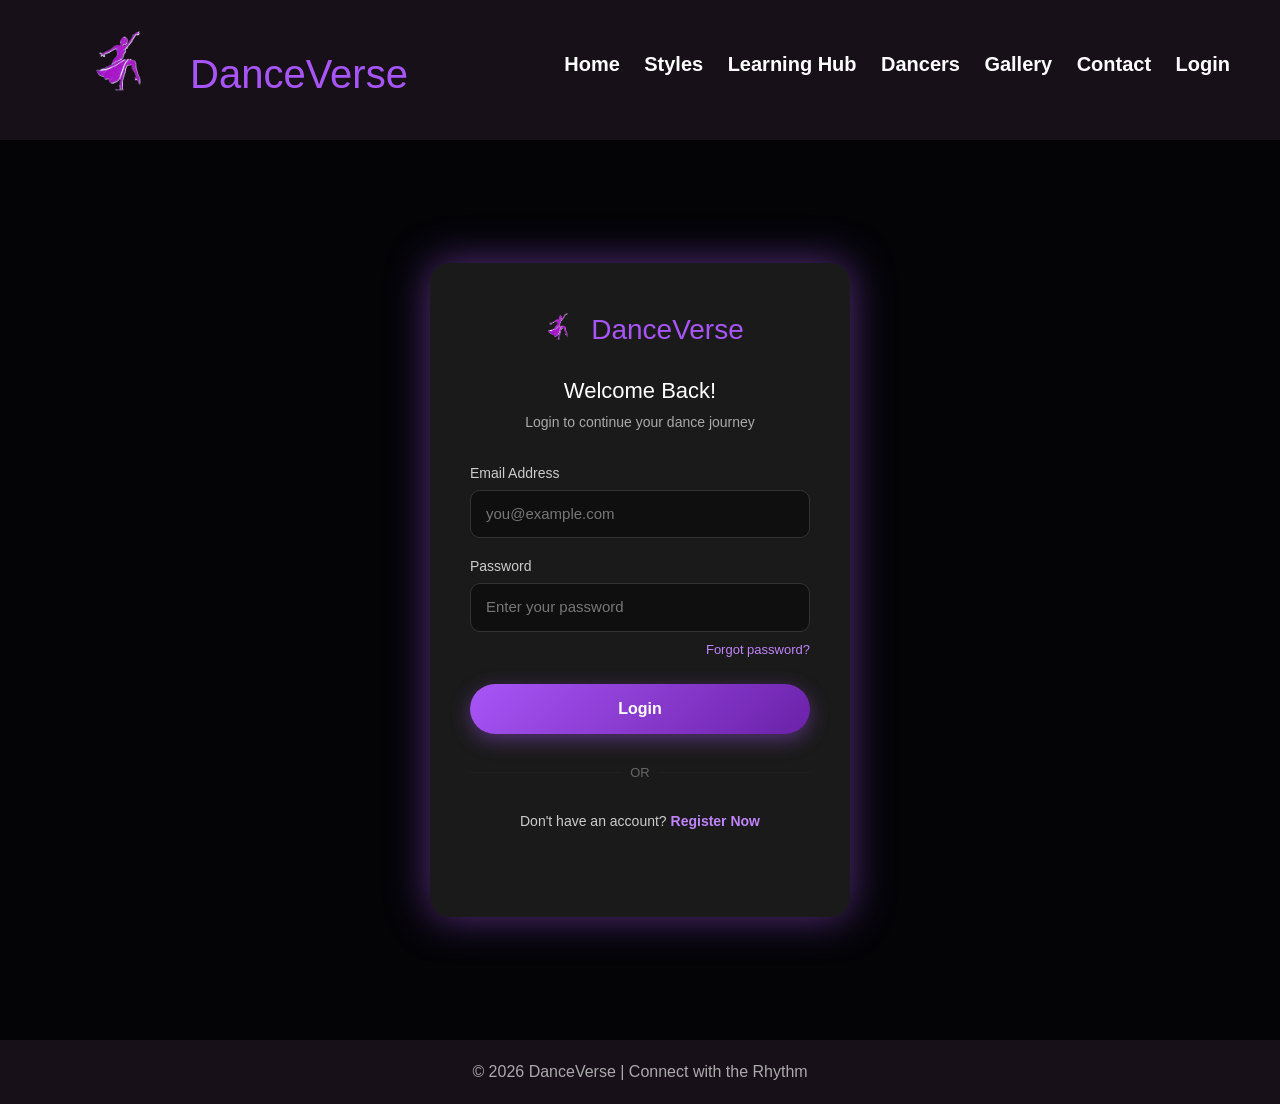
<file: login.html>
<!DOCTYPE html>
<html lang="en">

<head>
    <meta charset="UTF-8">
    <title>DanceVerse - Login</title>
    <meta name="viewport" content="width=device-width, initial-scale=1.0">
    <link rel="stylesheet" href="https://cdn.jsdelivr.net/npm/bootstrap@5.3.8/dist/css/bootstrap.min.css">
    <link href="files/logo.png" rel="icon">
    <link rel="stylesheet" href="style.css">
    <script src="auth.js"></script>
    <style>
        .auth-wrapper {
            min-height: 100vh;
            display: flex;
            align-items: center;
            justify-content: center;
            background: linear-gradient(rgba(0,0,0,0.6), rgba(0,0,0,0.6)),
                        url('https://images.unsplash.com/photo-1535525153412-5a42439a210d?auto=format&fit=crop&q=80') center/cover no-repeat;
            padding: 40px 20px;
        }
        .auth-card {
            background: #1a1a1a;
            padding: 45px 40px;
            width: 100%;
            max-width: 420px;
            border-radius: 20px;
            box-shadow: 0 0 40px rgba(168, 85, 247, 0.5);
            text-align: center;
        }
        .auth-card .logo-wrap {
            display: flex;
            align-items: center;
            justify-content: center;
            gap: 10px;
            margin-bottom: 25px;
        }
        .auth-card .logo-wrap h2 {
            color: #a855f7;
            margin: 0;
            font-size: 28px;
        }
        .auth-card h3 {
            color: #ffffff;
            margin-bottom: 8px;
            font-size: 22px;
        }
        .auth-card .subtitle {
            color: #aaa;
            font-size: 14px;
            margin-bottom: 30px;
        }
        .auth-card .form-group {
            text-align: left;
            margin-bottom: 18px;
        }
        .auth-card label {
            color: #ccc;
            font-size: 14px;
            margin-bottom: 6px;
            display: block;
        }
        .auth-card input {
            width: 100%;
            padding: 12px 15px;
            border-radius: 10px;
            border: 1.5px solid #333;
            background: #0f0f0f;
            color: white;
            font-size: 15px;
            outline: none;
            transition: border-color 0.3s;
            box-sizing: border-box;
        }
        .auth-card input:focus {
            border-color: #a855f7;
            box-shadow: 0 0 10px rgba(168, 85, 247, 0.2);
        }
        .forgot-link {
            display: block;
            text-align: right;
            color: #c084fc;
            font-size: 13px;
            text-decoration: none;
            margin-top: -10px;
            margin-bottom: 20px;
        }
        .forgot-link:hover { text-decoration: underline; }
        .btn-auth {
            width: 100%;
            padding: 13px;
            border-radius: 30px;
            border: none;
            background: linear-gradient(135deg, #a855f7, #6b21a8);
            color: white;
            font-size: 16px;
            font-weight: bold;
            cursor: pointer;
            transition: 0.3s;
            box-shadow: 0 6px 20px rgba(168, 85, 247, 0.4);
            margin-top: 5px;
        }
        .btn-auth:hover {
            background: linear-gradient(135deg, #c084fc, #7e22ce);
            box-shadow: 0 10px 30px rgba(168, 85, 247, 0.6);
            transform: scale(1.02);
        }
        .btn-auth:disabled {
            opacity: 0.6;
            cursor: not-allowed;
            transform: none;
        }
        .divider {
            display: flex;
            align-items: center;
            gap: 10px;
            margin: 22px 0;
        }
        .divider hr { flex: 1; border-color: #333; }
        .divider span { color: #666; font-size: 13px; }
        .switch-link { color: #ccc; font-size: 14px; margin-top: 20px; }
        .switch-link a { color: #c084fc; text-decoration: none; font-weight: bold; }
        .switch-link a:hover { text-decoration: underline; }
        .alert-msg {
            padding: 10px 15px;
            border-radius: 10px;
            font-size: 14px;
            margin-bottom: 15px;
            display: none;
            text-align: left;
        }
        .alert-error {
            background: rgba(239,68,68,0.15);
            border: 1px solid rgba(239,68,68,0.4);
            color: #f87171;
        }
        .alert-success {
            background: rgba(34,197,94,0.15);
            border: 1px solid rgba(34,197,94,0.4);
            color: #86efac;
        }
    </style>
</head>

<body>
    <nav>
        <div style="display:flex;">
            <a href="index.html"><img src="files/logo.png" width="100px" height="100px"></a>
            <a href="index.html"><h1 style="padding-top:30px;">DanceVerse</h1></a>
        </div>
        <div style="padding-top:29px;">
            <a href="index.html">Home</a>
            <a href="styles.html">Styles</a>
            <a href="learning.html">Learning Hub</a>
            <a href="all-users.html">Dancers</a>
            <a href="gallery.html">Gallery</a>
            <a href="contact.html">Contact</a>
            <a href="login.html">Login</a>
        </div>
    </nav>

    <div class="auth-wrapper">
        <div class="auth-card">

            <div class="logo-wrap">
                <img src="files/logo.png" width="45px" height="45px">
                <h2>DanceVerse</h2>
            </div>

            <h3>Welcome Back!</h3>
            <p class="subtitle">Login to continue your dance journey</p>

            <div class="alert-msg alert-error" id="errorMsg"></div>
            <div class="alert-msg alert-success" id="successMsg"></div>

            <div class="form-group">
                <label for="email">Email Address</label>
                <input type="email" id="email" placeholder="you@example.com" required>
            </div>

            <div class="form-group">
                <label for="password">Password</label>
                <input type="password" id="password" placeholder="Enter your password" required>
            </div>

            <a href="#" class="forgot-link">Forgot password?</a>

            <button class="btn-auth" id="loginBtn" onclick="handleLogin()">Login</button>

            <div class="divider"><hr><span>OR</span><hr></div>

            <p class="switch-link">
                Don't have an account? <a href="register.html">Register Now</a>
            </p>
        </div>
    </div>

    <footer>© 2026 DanceVerse | Connect with the Rhythm</footer>

    <script>
        // Redirect if already logged in
        document.addEventListener('DOMContentLoaded', () => {
            if (Auth.isLoggedIn()) window.location.href = 'index.html';
        });

        async function handleLogin() {
            const email    = document.getElementById('email').value.trim();
            const password = document.getElementById('password').value;
            const errorMsg  = document.getElementById('errorMsg');
            const successMsg = document.getElementById('successMsg');
            const btn = document.getElementById('loginBtn');

            errorMsg.style.display = 'none';
            successMsg.style.display = 'none';

            if (!email || !password) {
                errorMsg.textContent = 'Please fill in all fields.';
                errorMsg.style.display = 'block';
                return;
            }

            // Disable button while waiting
            btn.disabled = true;
            btn.textContent = 'Logging in...';

            try {
                const response = await fetch('api/login.php', {
                    method: 'POST',
                    headers: { 'Content-Type': 'application/json' },
                    body: JSON.stringify({ email, password })
                });

                const result = await response.json();

                if (result.success) {
                    // Save login state & user info
                    localStorage.setItem('isLoggedIn', 'true');
                    localStorage.setItem('dv_currentUser', JSON.stringify(result.user));

                    successMsg.textContent = result.message;
                    successMsg.style.display = 'block';

                    setTimeout(() => { window.location.href = 'index.html'; }, 1000);
                } else {
                    errorMsg.textContent = result.message;
                    errorMsg.style.display = 'block';
                    btn.disabled = false;
                    btn.textContent = 'Login';
                }

            } catch (err) {
                errorMsg.textContent = 'Could not connect to server. Make sure XAMPP is running.';
                errorMsg.style.display = 'block';
                btn.disabled = false;
                btn.textContent = 'Login';
            }
        }

        document.addEventListener('keydown', (e) => {
            if (e.key === 'Enter') handleLogin();
        });
    </script>
</body>
</html>
</file>
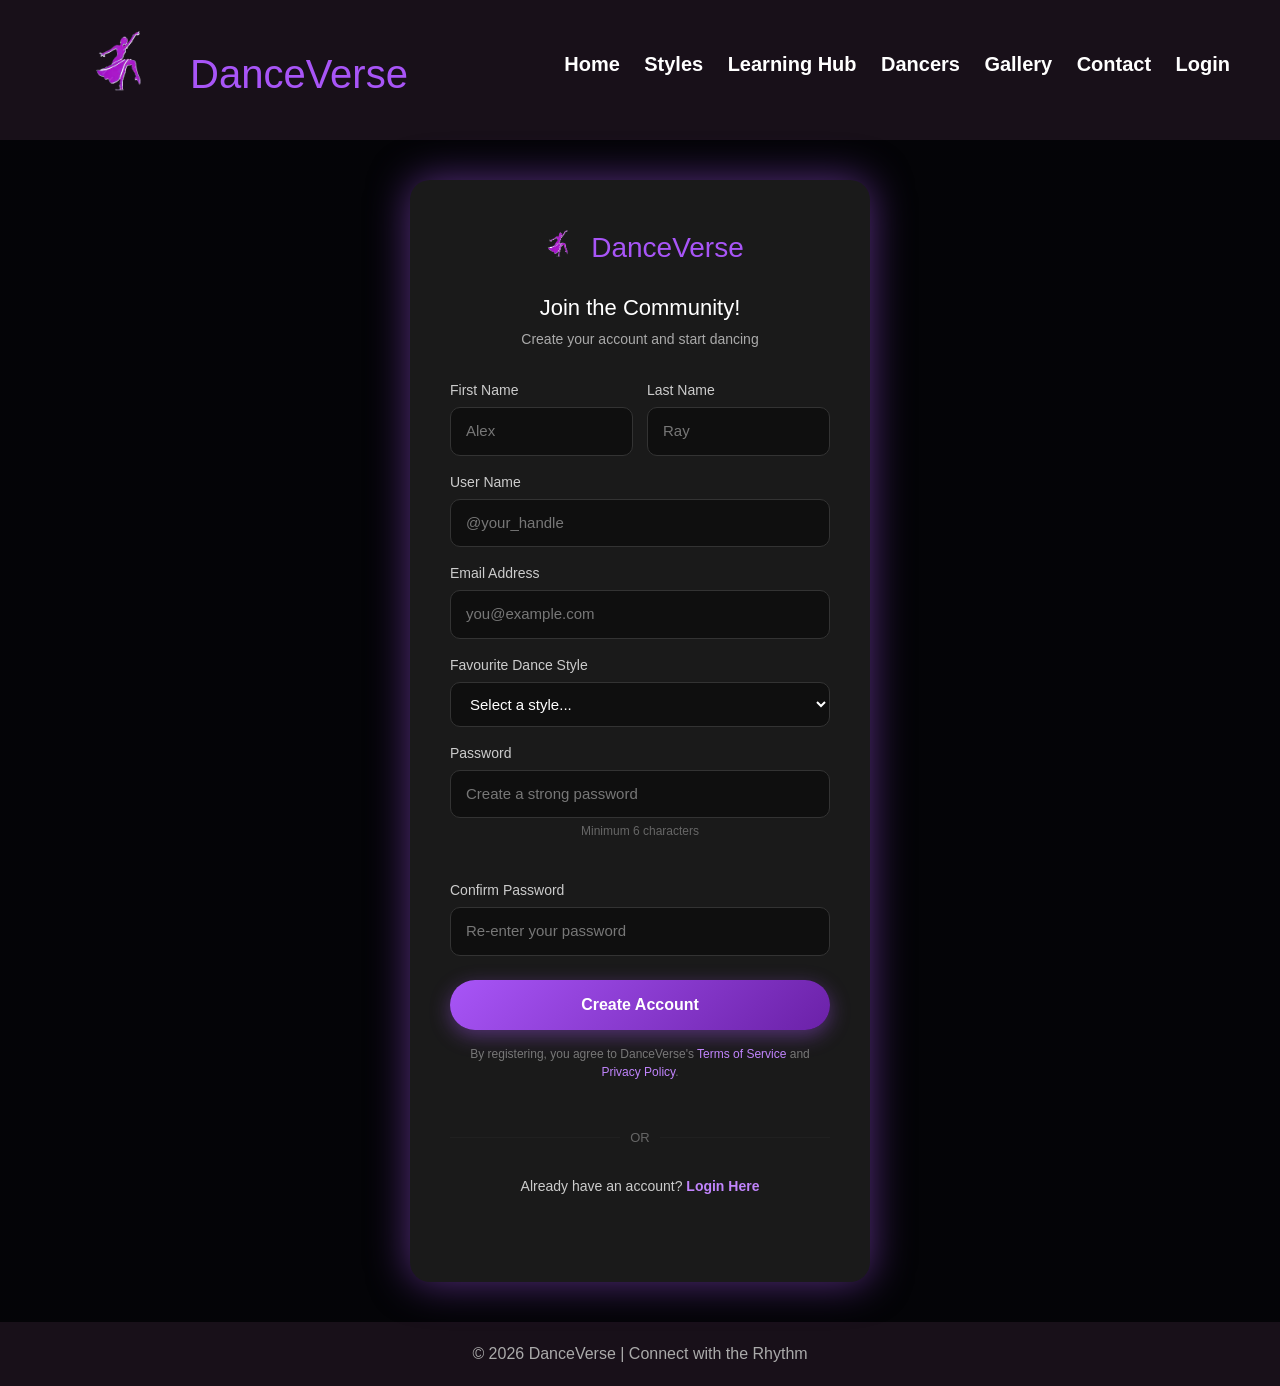
<file: register.html>
<!DOCTYPE html>
<html lang="en">

<head>
    <meta charset="UTF-8">
    <title>DanceVerse - Register</title>
    <meta name="viewport" content="width=device-width, initial-scale=1.0">
    <link rel="stylesheet" href="https://cdn.jsdelivr.net/npm/bootstrap@5.3.8/dist/css/bootstrap.min.css">
    <link href="files/logo.png" rel="icon">
    <link rel="stylesheet" href="style.css">
    <script src="auth.js"></script>
    <style>
        .auth-wrapper {
            min-height: 100vh;
            display: flex;
            align-items: center;
            justify-content: center;
            background: linear-gradient(rgba(0,0,0,0.6), rgba(0,0,0,0.6)),
                        url('https://images.unsplash.com/photo-1547153760-18fc86324498?auto=format&fit=crop&q=80') center/cover no-repeat;
            padding: 40px 20px;
        }
        .auth-card {
            background: #1a1a1a;
            padding: 45px 40px;
            width: 100%;
            max-width: 460px;
            border-radius: 20px;
            box-shadow: 0 0 40px rgba(168, 85, 247, 0.5);
            text-align: center;
        }
        .auth-card .logo-wrap {
            display: flex;
            align-items: center;
            justify-content: center;
            gap: 10px;
            margin-bottom: 25px;
        }
        .auth-card .logo-wrap h2 {
            color: #a855f7;
            margin: 0;
            font-size: 28px;
        }
        .auth-card h3 { color: #ffffff; margin-bottom: 8px; font-size: 22px; }
        .auth-card .subtitle { color: #aaa; font-size: 14px; margin-bottom: 30px; }
        .auth-card .form-group { text-align: left; margin-bottom: 16px; }
        .auth-card label { color: #ccc; font-size: 14px; margin-bottom: 6px; display: block; }
        .auth-card input,
        .auth-card select {
            width: 100%;
            padding: 12px 15px;
            border-radius: 10px;
            border: 1.5px solid #333;
            background: #0f0f0f;
            color: white;
            font-size: 15px;
            outline: none;
            transition: border-color 0.3s;
            box-sizing: border-box;
        }
        .auth-card select option { background: #1a1a1a; }
        .auth-card input:focus,
        .auth-card select:focus {
            border-color: #a855f7;
            box-shadow: 0 0 10px rgba(168, 85, 247, 0.2);
        }
        .form-row { display: grid; grid-template-columns: 1fr 1fr; gap: 14px; }
        .btn-auth {
            width: 100%;
            padding: 13px;
            border-radius: 30px;
            border: none;
            background: linear-gradient(135deg, #a855f7, #6b21a8);
            color: white;
            font-size: 16px;
            font-weight: bold;
            cursor: pointer;
            transition: 0.3s;
            box-shadow: 0 6px 20px rgba(168, 85, 247, 0.4);
            margin-top: 8px;
        }
        .btn-auth:hover {
            background: linear-gradient(135deg, #c084fc, #7e22ce);
            box-shadow: 0 10px 30px rgba(168, 85, 247, 0.6);
            transform: scale(1.02);
        }
        .btn-auth:disabled { opacity: 0.6; cursor: not-allowed; transform: none; }
        .divider { display: flex; align-items: center; gap: 10px; margin: 22px 0; }
        .divider hr { flex: 1; border-color: #333; }
        .divider span { color: #666; font-size: 13px; }
        .switch-link { color: #ccc; font-size: 14px; margin-top: 20px; }
        .switch-link a { color: #c084fc; text-decoration: none; font-weight: bold; }
        .switch-link a:hover { text-decoration: underline; }
        .alert-msg {
            padding: 10px 15px;
            border-radius: 10px;
            font-size: 14px;
            margin-bottom: 15px;
            display: none;
            text-align: left;
        }
        .alert-error { background: rgba(239,68,68,0.15); border: 1px solid rgba(239,68,68,0.4); color: #f87171; }
        .alert-success { background: rgba(34,197,94,0.15); border: 1px solid rgba(34,197,94,0.4); color: #86efac; }
        .password-hint { font-size: 12px; color: #666; margin-top: 4px; }
        .terms { font-size: 12px; color: #777; margin-top: 15px; text-align: center; }
        .terms a { color: #c084fc; text-decoration: none; }
        @media (max-width: 480px) {
            .form-row { grid-template-columns: 1fr; }
            .auth-card { padding: 35px 25px; }
        }
    </style>
</head>

<body>
    <nav>
        <div style="display:flex;">
            <a href="index.html"><img src="files/logo.png" width="100px" height="100px"></a>
            <a href="index.html"><h1 style="padding-top:30px;">DanceVerse</h1></a>
        </div>
        <div style="padding-top:29px;">
            <a href="index.html">Home</a>
            <a href="styles.html">Styles</a>
            <a href="learning.html">Learning Hub</a>
            <a href="all-users.html">Dancers</a>
            <a href="gallery.html">Gallery</a>
            <a href="contact.html">Contact</a>
            <a href="login.html">Login</a>
        </div>
    </nav>

    <div class="auth-wrapper">
        <div class="auth-card">

            <div class="logo-wrap">
                <img src="files/logo.png" width="45px" height="45px">
                <h2>DanceVerse</h2>
            </div>

            <h3>Join the Community!</h3>
            <p class="subtitle">Create your account and start dancing</p>

            <div class="alert-msg alert-error"   id="errorMsg"></div>
            <div class="alert-msg alert-success"  id="successMsg"></div>

            <div class="form-row">
                <div class="form-group">
                    <label for="firstName">First Name</label>
                    <input type="text" id="firstName" placeholder="Alex" required>
                </div>
                <div class="form-group">
                    <label for="lastName">Last Name</label>
                    <input type="text" id="lastName" placeholder="Ray" required>
                </div>
            </div>

            <div class="form-group">
                <label for="handle">User Name</label>
                <input type="text" id="handle" placeholder="@your_handle" required>
            </div>

            <div class="form-group">
                <label for="email">Email Address</label>
                <input type="email" id="email" placeholder="you@example.com" required>
            </div>

            <div class="form-group">
                <label for="danceStyle">Favourite Dance Style</label>
                <select id="danceStyle">
                    <option value="" disabled selected>Select a style...</option>
                    <option value="Hip Hop">Hip Hop</option>
                    <option value="Ballet">Ballet</option>
                    <option value="Salsa">Salsa</option>
                    <option value="Bharatanatyam">Bharatanatyam</option>
                    <option value="Traditional">Traditional</option>
                    <option value="Freestyle">Freestyle</option>
                    <option value="Other">Other</option>
                </select>
            </div>

            <div class="form-group">
                <label for="password">Password</label>
                <input type="password" id="password" placeholder="Create a strong password" required>
                <p class="password-hint">Minimum 6 characters</p>
            </div>

            <div class="form-group">
                <label for="confirmPassword">Confirm Password</label>
                <input type="password" id="confirmPassword" placeholder="Re-enter your password" required>
            </div>

            <button class="btn-auth" id="registerBtn" onclick="handleRegister()">Create Account</button>

            <p class="terms">By registering, you agree to DanceVerse's
                <a href="#">Terms of Service</a> and <a href="#">Privacy Policy</a>.
            </p>

            <div class="divider"><hr><span>OR</span><hr></div>

            <p class="switch-link">
                Already have an account? <a href="login.html">Login Here</a>
            </p>
        </div>
    </div>

    <footer>© 2026 DanceVerse | Connect with the Rhythm</footer>

    <script>
        document.addEventListener('DOMContentLoaded', () => {
            if (Auth.isLoggedIn()) window.location.href = 'index.html';
        });

        async function handleRegister() {
            const firstName     = document.getElementById('firstName').value.trim();
            const lastName      = document.getElementById('lastName').value.trim();
            const handle        = document.getElementById('handle').value.trim();
            const email         = document.getElementById('email').value.trim();
            const danceStyle    = document.getElementById('danceStyle').value;
            const password      = document.getElementById('password').value;
            const confirmPass   = document.getElementById('confirmPassword').value;

            const errorMsg   = document.getElementById('errorMsg');
            const successMsg = document.getElementById('successMsg');
            const btn = document.getElementById('registerBtn');

            errorMsg.style.display = 'none';
            successMsg.style.display = 'none';

            // Client-side validation
            if (!firstName || !lastName || !handle || !email || !password || !confirmPass) {
                errorMsg.textContent = 'Please fill in all required fields.';
                errorMsg.style.display = 'block';
                return;
            }
            if (password.length < 6) {
                errorMsg.textContent = 'Password must be at least 6 characters.';
                errorMsg.style.display = 'block';
                return;
            }
            if (password !== confirmPass) {
                errorMsg.textContent = 'Passwords do not match.';
                errorMsg.style.display = 'block';
                return;
            }

            btn.disabled = true;
            btn.textContent = 'Creating account...';

            try {
                const response = await fetch('api/register.php', {
                    method: 'POST',
                    headers: { 'Content-Type': 'application/json' },
                    body: JSON.stringify({ firstName, lastName, handle, email, danceStyle, password })
                });

                const result = await response.json();

                if (result.success) {
                    successMsg.textContent = '🎉 ' + result.message;
                    successMsg.style.display = 'block';
                    setTimeout(() => { window.location.href = 'login.html'; }, 2000);
                } else {
                    errorMsg.textContent = result.message;
                    errorMsg.style.display = 'block';
                    btn.disabled = false;
                    btn.textContent = 'Create Account';
                }

            } catch (err) {
                errorMsg.textContent = 'Could not connect to server. Make sure XAMPP is running.';
                errorMsg.style.display = 'block';
                btn.disabled = false;
                btn.textContent = 'Create Account';
            }
        }

        document.addEventListener('keydown', (e) => {
            if (e.key === 'Enter') handleRegister();
        });
    </script>
</body>
</html>
</file>
<file: style.css>
* {
    margin: 0px;
    padding: 0px;
    font-family: 'Trebuchet MS', 'Lucida Sans Unicode', 'Lucida Grande', 'Lucida Sans', Arial, sans-serif;
}

body {
    margin: 0;
    font-family: 'Poppins', sans-serif;
    background-color: #0a0a0a;
    color: white;
}

/* Navbar */
nav {
    display: flex;
    justify-content: space-between;
    padding: 20px 50px;
    background: rgb(24, 16, 25);
}

nav h1 {
    color: #a855f7;
}

nav a {
    font-size: 20px;
    color: white;
    text-decoration: none;
    font-weight: bold;
    margin-left: 20px;
}

nav:nth-child(1) div:nth-child(1) a:nth-child(2):hover {
    text-decoration: none;
}

nav a:hover {
    color: #a855f7;
    text-decoration: underline;
    text-decoration-color: #a855f7;
}

#brand {
    display: block;
}
body{
    background:#0a0a12;
    font-family:Arial, Helvetica, sans-serif;
    margin:0;
}

/* Section title */

.section-title{
    text-align:center;
    color:white;
    font-size:36px;
    margin-top:60px;
}

/* Container */

.vm-container{
    display:flex;
    justify-content:center;
    gap:40px;
    padding:60px 20px;
    flex-wrap:wrap;
}

/* Cards */

.vm-card{
    background:linear-gradient(145deg,#1b0b2e,#2d0c54);
    color:white;
    width:420px;
    padding:35px;
    border-radius:18px;
    box-shadow:0 10px 25px rgba(168,85,247,0.3);
    transition:0.3s;
}

/* Hover effect */

.vm-card:hover{
    transform:translateY(-10px);
    box-shadow:0 20px 40px rgba(168,85,247,0.5);
}

/* Card headings */

.vm-card h2{
    color:#c084fc;
    margin-bottom:15px;
}

/* Text */

.vm-card p{
    line-height:1.6;
    font-size:16px;
}
a:active {
    color: #a855f7;
}

/* Hero Section */
.hero {
    min-height: 100vh;

    display: flex;
    align-items: center;
    justify-content: center;
    text-align: center;
    background: linear-gradient(rgba(0, 0, 0, 0.5), rgba(0, 0, 0, 0.5)), url("files/landing image.jpg") center/cover no-repeat;
    color: white;
}

.hero h2 {
    font-size: 48px;
    margin-bottom: 10px;
}

.hero p {
    font-size: 18px;
    color: #ddd;
}

/* Dance Cards */
.section {
    padding: 60px 50px;
}

.section h2 {
    text-align: center;
    margin-bottom: 40px;
    color: #a855f7;
}

.cards {
    display: grid;
    grid-template-columns: repeat(auto-fit, minmax(250px, 1fr));
    gap: 30px;
}

.card {
    background: #111;
    border-radius: 15px;
    padding: 20px;
    transition: transform 0.3s, box-shadow 0.3s;
}

.card:hover {
    transform: translateY(-10px);
    box-shadow: 0 0 20px #a855f7;
}

.card img {
    width: 100%;
    border-radius: 10px;
    height: 180px;
    object-fit: cover;
}

.card h3 {
    margin-top: 15px;
    color: #a855f7;
}

.card p {
    font-size: 14px;
    color: #ccc;
}

/*aboutUs*/
.aboutUs {
    display: flex;
    align-items: center;
    justify-content: center;
    text-align: center;
    color: #0a0a0a;
    background-color: #a855f7;
    height: 350px;
}

/* Footer */
footer {
    text-align: center;
    padding: 20px;
    background: rgb(24, 16, 25);
    color: #aaa;
}

/*Gallery Header */
.header {
    text-align: center;
    padding: 50px 20px;
}

.header h1 {
    color: #a855f7;
    font-size: 40px;
}

.header p {
    color: #ccc;
}

/* Filter Buttons */
.filters {
    text-align: center;
    margin-bottom: 30px;
}

.filters button {
    background: none;
    border: 2px solid #a855f7;
    color: white;
    padding: 8px 18px;
    margin: 5px;
    border-radius: 20px;
    cursor: pointer;
    transition: 0.3s;
    width: 200px;
}

.filters button:hover,
.filters button.active {
    background: #a855f7;
}

/* Gallery Grid */
.gallery {
    display: grid;
    grid-template-columns: repeat(auto-fit, minmax(250px, 1fr));
    gap: 20px;
    padding: 0 40px 60px;
}

.item {
    position: relative;
    overflow: hidden;
    border-radius: 15px;
    cursor: pointer;
}

.item img {
    width: 100%;
    height: 250px;
    object-fit: cover;
    transition: transform 0.4s;
}

.item:hover img {
    transform: scale(1.1);
}

.overlay {
    position: absolute;
    inset: 0;
    background: rgba(0, 0, 0, 0.6);
    display: flex;
    align-items: center;
    justify-content: center;
    opacity: 0;
    transition: 0.3s;
}

.item:hover .overlay {
    opacity: 1;
}

.overlay h3 {
    color: #fff;
    background: #a855f7;
    padding: 8px 15px;
    border-radius: 20px;
    font-size: 14px;
}

/* Lightbox */
.lightbox {
    position: fixed;
    inset: 0;
    background: rgba(0, 0, 0, 0.9);
    display: none;
    align-items: center;
    justify-content: center;
    z-index: 100;
}

.lightbox img {
    max-width: 90%;
    max-height: 90%;
    border-radius: 10px;
}

.lightbox span {
    position: absolute;
    top: 30px;
    right: 40px;
    font-size: 40px;
    cursor: pointer;
}

@media (max-width: 600px) {
    .header h1 {
        font-size: 30px;
    }
}

/* Page Container */
.contact-container {
    max-width: 900px;
    margin: auto;
    padding: 60px 20px;
}

h1 {
    text-align: center;
    color: #a855f7;
    margin-bottom: 10px;
}

p {
    text-align: center;
    color: #ccc;
    margin-bottom: 40px;
}

/* Contact Form */
.contact-form {
    background: #1a1a1a;
    padding: 40px;
    border-radius: 20px;
    box-shadow: 0 0 20px rgba(168, 85, 247, 0.4);
}

.form-group {
    margin-bottom: 20px;
}

label {
    display: block;
    margin-bottom: 6px;
    color: #ccc;
}

input,
textarea {
    width: 100%;
    padding: 12px;
    border-radius: 10px;
    border: none;
    outline: none;
    background: #0f0f0f;
    color: white;
    font-size: 14px;
}

textarea {
    resize: none;
    height: 120px;
}

input::placeholder,
textarea::placeholder {
    color: #777;
}

button {
    width: 100%;
    padding: 12px;
    border-radius: 30px;
    border: none;
    background: #a855f7;
    color: white;
    font-size: 16px;
    cursor: pointer;
    transition: 0.3s;
}

button:hover {
    background: #9333ea;
    box-shadow: 0 0 15px #a855f7;
}

/* Contact Info */
.info {
    text-align: center;
    margin-top: 40px;
    color: #aaa;
}

@media (max-width: 600px) {
    .contact-form {
        padding: 25px;
    }
}

/* Styles Section */
.styles {
    padding: 60px 40px;
    display: grid;
    grid-template-columns: repeat(auto-fit, minmax(280px, 1fr));
    gap: 30px;
}

.style-card {
    background: #1a1a1a;
    border-radius: 20px;
    overflow: hidden;
    transition: 0.3s;
}

.style-card:hover {
    transform: translateY(-8px);
    box-shadow: 0 0 25px rgba(168, 85, 247, 0.6);
}

.style-card img {
    width: 100%;
    height: 200px;
    object-fit: cover;
}

.style-content {
    padding: 20px;
}

.style-content h3 {
    color: #a855f7;
    margin-bottom: 10px;
}

.style-content p {
    color: #ccc;
    font-size: 14px;
    margin-bottom: 15px;
}

.style-content a {
    text-decoration: none;
    color: white;
    background: #a855f7;
    padding: 12px 18px;
    border-radius: 20px;
    font-size: 16px;
    transition: 0.3s;
}

.style-content a:hover {
    background: #9333ea;
}

/* trending card */

.trending-card {
    width: 260px;
    background: linear-gradient(145deg, #1a1a1a, #2b0a45);
    border-radius: 18px;
    overflow: hidden;
    box-shadow: 0 0 20px rgba(168, 85, 247, 0.6);
    transition: 0.4s;

}

.trending-card:hover {
    transform: translateY(-8px) scale(1.02);
    box-shadow: 0 0 35px rgba(168, 85, 247, 0.9);
}

.trending-card img {
    width: 100%;
    height: 220px;
    object-fit: cover;
}

.card-content {
    padding: 15px;
}

.card-content h3 {
    color: #c084fc;
    margin-bottom: 5px;
}

.card-content p {
    color: #bbb;
    font-size: 14px;
}

.stats {
    display: flex;
    justify-content: space-between;
    margin: 10px 0;
    font-size: 13px;
    color: #ddd;
}

.follow-btn {
    display: block;
    text-align: center;
    padding: 8px;
    background: #a855f7;
    border-radius: 20px;
    text-decoration: none;
    color: white;
    transition: 0.3s;
}

.follow-btn:hover {
    background: #9333ea;
}

.auth-page {
    display: flex;
    justify-content: center;
    align-items: center;
    min-height: 100vh;
    padding: 20px;
    box-sizing: border-box;
    gap: 40px;
    background-image: url("files/landing\ image.jpg");
    background-position: center;
    background-size: cover;
    background-repeat: no-repeat;
}

.auth-container {
    display: flex;
    background: linear-gradient(145deg, #1a1a1a, #2b0a45);
    border-radius: 20px;
    box-shadow: 0 0 35px rgba(168, 85, 247, 0.7);
    max-width: 450px;
    width: 100%;
    flex-direction: column;
}

.auth-container .form-section {
    padding: 40px;
    text-align: center;
    display: flex;
    flex-direction: column;
    justify-content: center;
}

.auth-container h2 {
    color: #c084fc;
    margin-top: 0;
    margin-bottom: 25px;
}

.auth-container input,
.auth-container select {
    width: 100%;
    padding: 12px;
    margin-bottom: 15px;
    border: none;
    border-radius: 10px;
    background: #1f1f1f;
    color: white;
    box-sizing: border-box;
    font-family: Arial, sans-serif;
}

.auth-container input::placeholder,
.auth-container select {
    color: #999;
}

.auth-container input[type="file"] {
    padding: 9px;
    font-size: 14px;
    color: #999;
}

.auth-container .checkbox {
    display: flex;
    align-items: center;
    gap: 10px;
    font-size: 14px;
    margin-bottom: 15px;
    justify-content: flex-start;
}

.auth-container .checkbox input {
    width: auto;
    margin: 0;
}

.auth-container button[type="submit"] {
    width: 100%;
    padding: 12px;
    background: #a855f7;
    border: none;
    border-radius: 25px;
    color: white;
    font-size: 16px;
    cursor: pointer;
    transition: 0.3s;
    margin-top: 5px;
}

.auth-container button[type="submit"]:hover {
    background: #9333ea;
    box-shadow: 0 0 15px #a855f7;
}

.auth-container .social {
    margin-top: 20px;
}

.auth-container .social button {
    width: 100%;
    padding: 12px;
    border-radius: 25px;
    border: none;
    color: white;
    margin: 10px 0;
    background: #1f1f1f;
    display: flex;
    align-items: center;
    justify-content: center;
    gap: 10px;
    font-size: 14px;
    cursor: pointer;
    transition: 0.3s;
}

.auth-container .social button:hover {
    background: #333;
    box-shadow: 0 0 10px rgba(168, 85, 247, 0.3);
}

.auth-container .social-icon {
    width: 18px;
    height: 18px;
}

.auth-container a {
    color: #c084fc;
    text-decoration: none;
    font-size: 14px;
}

.auth-container a:hover {
    text-decoration: underline;
}

.auth-container p {
    margin: 15px 0 0 0;
    font-size: 14px;
}

.auth-container .or-divider {
    display: flex;
    align-items: center;
    text-align: center;
    margin: 15px 0;
    color: #666;
    font-size: 14px;
}

.auth-container .or-divider::before,
.auth-container .or-divider::after {
    content: '';
    flex: 1;
    border-bottom: 1px solid #333;
}

.auth-container .or-divider span {
    padding: 0 10px;
}

/* Responsive Design for Auth */
@media (max-width: 950px) {
    .auth-page {
        flex-direction: column;
        padding: 40px 20px;
    }
}

/* Pagination Styles */
.pagination {
    display: flex;
    justify-content: center;
    align-items: center;
    gap: 10px;
    margin-top: 20px;
    margin-bottom: 40px;
}

.pagination button {
    background: #1a1a1a;
    color: white;
    border: 2px solid #a855f7;
    padding: 8px 16px;
    border-radius: 8px;
    cursor: pointer;
    transition: 0.3s;
    font-size: 16px;
    width: auto;
}

.pagination button:hover:not(:disabled) {
    background: #9333ea;
    box-shadow: 0 0 10px rgba(168, 85, 247, 0.5);
}

.pagination button.active {
    background: #a855f7;
    font-weight: bold;
}

.pagination button:disabled {
    border-color: #555;
    color: #555;
    cursor: not-allowed;
    background: transparent;
}

/* Dance Style Pages Common */
.dance-style-page .hero {
    position: relative;
    height: 80vh;
    display: flex;
    align-items: center;
    justify-content: center;
    text-align: center;
    color: white;
}

.dance-style-page .hero::after {
    content: '';
    position: absolute;
    inset: 0;
    background: rgba(0, 0, 0, 0.6);
}

.dance-style-page .hero-content {
    position: relative;
    z-index: 1;
}

.dance-style-page .hero h1 {
    font-size: 48px;
    color: #a855f7;
}

.dance-style-page .hero p {
    font-size: 18px;
    color: #ddd;
}

.dance-style-page .content {
    max-width: 900px;
    margin: auto;
    padding: 40px 20px;
}

.dance-style-page .content h2 {
    color: #a855f7;
    margin-bottom: 15px;
}

.dance-style-page .content p {
    color: #ccc;
    line-height: 1.6;
    margin-bottom: 25px;
}

.dance-style-page .video-container {
    text-align: center;
    margin: 40px 0;
}

.dance-style-page .video-container video {
    width: 100%;
    max-width: 600px;
    border-radius: 15px;
    box-shadow: 0 0 20px rgba(168, 85, 247, 0.5);
}

.dance-style-page .nav-buttons {
    display: flex;
    justify-content: space-between;
    margin-top: 30px;
}

.dance-style-page .nav-buttons a {
    padding: 10px 25px;
    background: #a855f7;
    color: white;
    border-radius: 20px;
    text-decoration: none;
    transition: 0.3s;
}

.dance-style-page .nav-buttons a:hover {
    background: #9333ea;
    box-shadow: 0 0 15px #a855f7;
}

@media(max-width:600px) {
    .dance-style-page .hero h1 {
        font-size: 32px;
    }

    .dance-style-page .hero p {
        font-size: 14px;
    }
}

/* Dance Style Pages Backgrounds */
.ballet-page .hero {
    background: url("https://i.pinimg.com/736x/ba/47/21/ba4721097e9e364f7f1741565078782f.jpg") center/cover no-repeat;
}

.bharatham-page .hero {
    background: url("https://static.vecteezy.com/system/resources/thumbnails/033/133/858/small_2x/bharatanatyam-traditional-indian-dance-banner-generate-ai-photo.jpg") center/cover no-repeat;
}

.hiphop-page .hero {
    background: url("https://wallpapercave.com/wp/wQGSkYh.jpg") center/cover no-repeat;
}

.salsa-page .hero {
    background: url("https://www.shutterstock.com/image-photo/passionate-attractive-young-man-woman-600nw-2259060577.jpg") center/cover no-repeat;
}

.traditional-page .hero {
    background: url("https://siba.edu.lk/adminImages/blogImage/652e0a8face66-traditionalDance.jpg") center/cover no-repeat;
}

/* Learning Page */
.learning-page .header {
    text-align: center;
    padding: 50px 20px;
}

.learning-page .header h1 {
    color: #a855f7;
    font-size: 42px;
}

.learning-page .section {
    padding: 40px;
}

.learning-page .section h2 {
    color: #a855f7;
    margin-bottom: 20px;
}

.learning-page .grid {
    display: grid;
    grid-template-columns: repeat(auto-fit, minmax(280px, 1fr));
    gap: 20px;
}

.learning-page .card {
    background: #1a1a1a;
    border-radius: 15px;
    overflow: hidden;
    transition: 0.3s;
}

.learning-page .card:hover {
    transform: translateY(-8px);
    box-shadow: 0 0 20px rgba(168, 85, 247, 0.5);
}

.learning-page .card img {
    width: 100%;
    height: 180px;
    object-fit: cover;
}

.learning-page .card-content {
    padding: 15px;
}

.learning-page .tag {
    color: #a855f7;
    font-size: 13px;
}

.learning-page .challenge {
    background: #1a1a1a;
    padding: 25px;
    border-radius: 15px;
    text-align: center;
}

.learning-page table {
    width: 100%;
    border-collapse: collapse;
    margin-top: 20px;
}

.learning-page th,
.learning-page td {
    padding: 10px;
    border-bottom: 1px solid #333;
    text-align: center;
}

.learning-page th {
    color: #a855f7;
}

.learning-page button {
    background: #a855f7;
    color: white;
    padding: 10px 20px;
    border: none;
    border-radius: 20px;
    cursor: pointer;
}

.learning-page button:hover {
    background: #9333ea;
}

/* Tutorial Page Elements */
.tutorial-container {
    max-width: 1000px;
    margin: 40px auto;
    padding: 20px;
    background: #1a1a1a;
    border-radius: 15px;
    color: #fff;
}

.tutorial-container .back-btn {
    display: inline-block;
    color: #a855f7;
    text-decoration: none;
    margin-bottom: 20px;
    font-weight: bold;
}

.tutorial-container .back-btn:hover {
    text-decoration: underline;
}

.tutorial-header {
    display: flex;
    justify-content: space-between;
    align-items: center;
    border-bottom: 2px solid #333;
    padding-bottom: 15px;
    margin-bottom: 25px;
}

.tutorial-header h2 {
    color: #c084fc;
    margin: 0;
}

.video-container {
    margin-bottom: 30px;
    border-radius: 10px;
    overflow: hidden;
    box-shadow: 0 4px 15px rgba(0,0,0,0.5);
}

.tutorial-content.row {
    margin-top: 30px;
}

.breakdown-list {
    list-style-position: inside;
    padding: 0;
}

.breakdown-list li {
    background: #222;
    margin-bottom: 10px;
    padding: 15px;
    border-radius: 8px;
    border-left: 4px solid #a855f7;
}

.tips-box {
    background: #2d1b36;
    padding: 20px;
    border-radius: 10px;
    border: 1px solid #4a2a5e;
}

.tips-box h4 {
    color: #e8b0ff;
    margin-top: 0;
    margin-bottom: 10px;
}

.tips-box p {
    font-size: 14px;
    line-height: 1.5;
}

.tips-box hr {
    border-color: #4a2a5e;
    margin: 20px 0;
}

/* Categorized Move Library */
.move-library .category-block {
    margin-bottom: 40px;
    background: #1a1a1a;
    border-radius: 15px;
    padding: 25px 35px;
}

.move-library .category-block h3 {
    color: #a855f7;
    margin-bottom: 20px;
    border-bottom: 1px solid #333;
    padding-bottom: 10px;
    font-size: 24px;
}

.move-library .move-list {
    list-style: none;
    padding: 0;
    margin: 0;
}

.move-library .move-list li {
    display: flex;
    align-items: center;
    gap: 25px;
    padding: 20px 0;
    border-bottom: 1px solid #222;
}

.move-library .move-list li:last-child {
    border-bottom: none;
}

.move-library .move-list img {
    width: 150px;
    height: 100px;
    object-fit: cover;
    border-radius: 10px;
    box-shadow: 0 0 10px rgba(0,0,0,0.5);
}

.move-library .move-details h4 {
    margin: 0 0 8px 0;
    font-size: 20px;
}

.move-library .move-details h4 a {
    color: #c084fc;
    text-decoration: none;
}

.move-library .move-details h4 a:hover {
    text-decoration: underline;
}

.move-library .move-details p {
    margin: 4px 0;
    font-size: 14px;
    color: #ccc;
}

.move-library .move-details p strong {
    color: #ddd;
}

@media (max-width: 600px) {
    .move-library .move-list li {
        flex-direction: column;
        align-items: flex-start;
        gap: 15px;
    }
    
    .move-library .move-list img {
        width: 100%;
        height: auto;
    }
}

/* Register Page */
.register-page {
    display: flex;
    justify-content: center;
    align-items: center;
    height: 100vh;
}

.register-page .card {
    background: #1a1a1a;
    padding: 40px;
    width: 350px;
    border-radius: 15px;
    box-shadow: 0 0 25px rgba(168, 85, 247, 0.7);
    text-align: center;
}

.register-page h2 {
    color: #a855f7;
}

.register-page input,
.register-page select {
    width: 100%;
    padding: 12px;
    margin: 10px 0;
    border: none;
    border-radius: 8px;
    box-sizing: border-box;
}

.register-page button {
    width: 100%;
    padding: 12px;
    background: #a855f7;
    border: none;
    border-radius: 20px;
    color: white;
    cursor: pointer;
}

.register-page button:hover {
    background: #9333ea;
}

.register-page a {
    color: #c084fc;
    text-decoration: none;
}

/* Lesson Page Styles */
.lesson-page-body {
    background-color: #0a0a0a;
    color: #fff;
    font-family: 'Poppins', sans-serif;
}

.lesson-container {
    max-width: 1200px;
    margin: 40px auto;
    padding: 0 20px;
}

.lesson-header {
    margin-bottom: 50px;
    text-align: center;
}

.lesson-header .back-link {
    color: #a855f7;
    text-decoration: none;
    font-size: 16px;
    display: inline-block;
    margin-bottom: 15px;
    transition: 0.3s;
}

.lesson-header .back-link:hover {
    color: #c084fc;
    transform: translateX(-5px);
}

.lesson-header h1 {
    font-size: 48px;
    font-weight: 700;
    color: #c084fc;
    margin-bottom: 10px;
}

.lesson-header p {
    font-size: 18px;
    color: #aaa;
}

.lesson-steps-container {
    display: flex;
    flex-direction: column;
    gap: 60px;
}

.lesson-step {
    display: flex;
    align-items: center;
    gap: 40px;
    background: #1a1a1a;
    padding: 40px;
    border-radius: 25px;
    transition: 0.3s;
    box-shadow: 0 10px 40px rgba(0,0,0,0.3);
}

.lesson-step:hover {
    transform: translateY(-5px);
    box-shadow: 0 15px 50px rgba(168, 85, 247, 0.1);
}

.lesson-step:nth-child(even) {
    flex-direction: row-reverse;
}

.lesson-step img {
    width: 45%;
    height: 350px;
    object-fit: cover;
    border-radius: 20px;
    box-shadow: 0 15px 35px rgba(0,0,0,0.6);
}

.step-details {
    width: 55%;
}

.step-number {
    font-size: 22px;
    color: #a855f7;
    font-weight: bold;
    margin-bottom: 15px;
    display: block;
    text-transform: uppercase;
    letter-spacing: 2px;
}

.step-details h3 {
    font-size: 32px;
    margin-bottom: 25px;
    color: #fff;
}

.step-details p {
    font-size: 18px;
    line-height: 1.8;
    color: #ccc;
}

.lesson-footer-nav {
    margin-top: 80px;
    text-align: center;
    padding-bottom: 80px;
}

.btn-primary-custom {
    background: linear-gradient(135deg, #a855f7, #6b21a8);
    color: white;
    padding: 18px 45px;
    border-radius: 40px;
    text-decoration: none;
    font-weight: bold;
    font-size: 20px;
    transition: 0.3s;
    display: inline-block;
    box-shadow: 0 10px 25px rgba(168, 85, 247, 0.4);
}

.btn-primary-custom:hover {
    background: linear-gradient(135deg, #c084fc, #7e22ce);
    color: white;
    transform: scale(1.05);
    box-shadow: 0 15px 35px rgba(168, 85, 247, 0.6);
}

@media (max-width: 992px) {
    .lesson-step, .lesson-step:nth-child(even) {
        flex-direction: column;
        padding: 30px;
    }
    .lesson-step img, .step-details {
        width: 100%;
    }
    .lesson-step img {
        height: 250px;
    }
    .lesson-header h1 {
        font-size: 36px;
    }
}

/* Global Dancer Directory Page */
.users-page {
    background-color: #0a0a12;
    color: white;
    min-height: 100vh;
}

.users-header {
    text-align: center;
    padding: 80px 20px;
    background: linear-gradient(rgba(10, 10, 18, 0.8), rgba(10, 10, 18, 0.8)), url('https://images.unsplash.com/photo-1535525153412-5a42439a210d?auto=format&fit=crop&q=80') center/cover;
    margin-bottom: 40px;
}

.users-header h1 {
    font-size: 52px;
    font-weight: 800;
    color: #c084fc;
    margin-bottom: 10px;
}

.search-wrapper {
    max-width: 600px;
    margin: -35px auto 50px;
    padding: 0 20px;
    position: relative;
    z-index: 5;
}

.search-input {
    width: 100%;
    padding: 18px 30px;
    border-radius: 35px;
    border: 2px solid #a855f7;
    background: #1a1a1a;
    color: white;
    font-size: 18px;
    box-shadow: 0 10px 30px rgba(168, 85, 247, 0.2);
    outline: none;
    transition: 0.3s;
}

.search-input:focus {
    box-shadow: 0 10px 40px rgba(168, 85, 247, 0.4);
    background: #222;
}

.users-grid-container {
    max-width: 1200px;
    margin: 0 auto;
    padding: 0 20px 80px;
}

.users-grid {
    display: grid;
    grid-template-columns: repeat(auto-fill, minmax(260px, 1fr));
    gap: 30px;
    justify-items: center;
}

.user-card {
    width: 100%;
    max-width: 280px;
}

@media (max-width: 768px) {
    .users-header h1 { font-size: 38px; }
    .search-input { padding: 15px 25px; font-size: 16px; }
}
</file>
